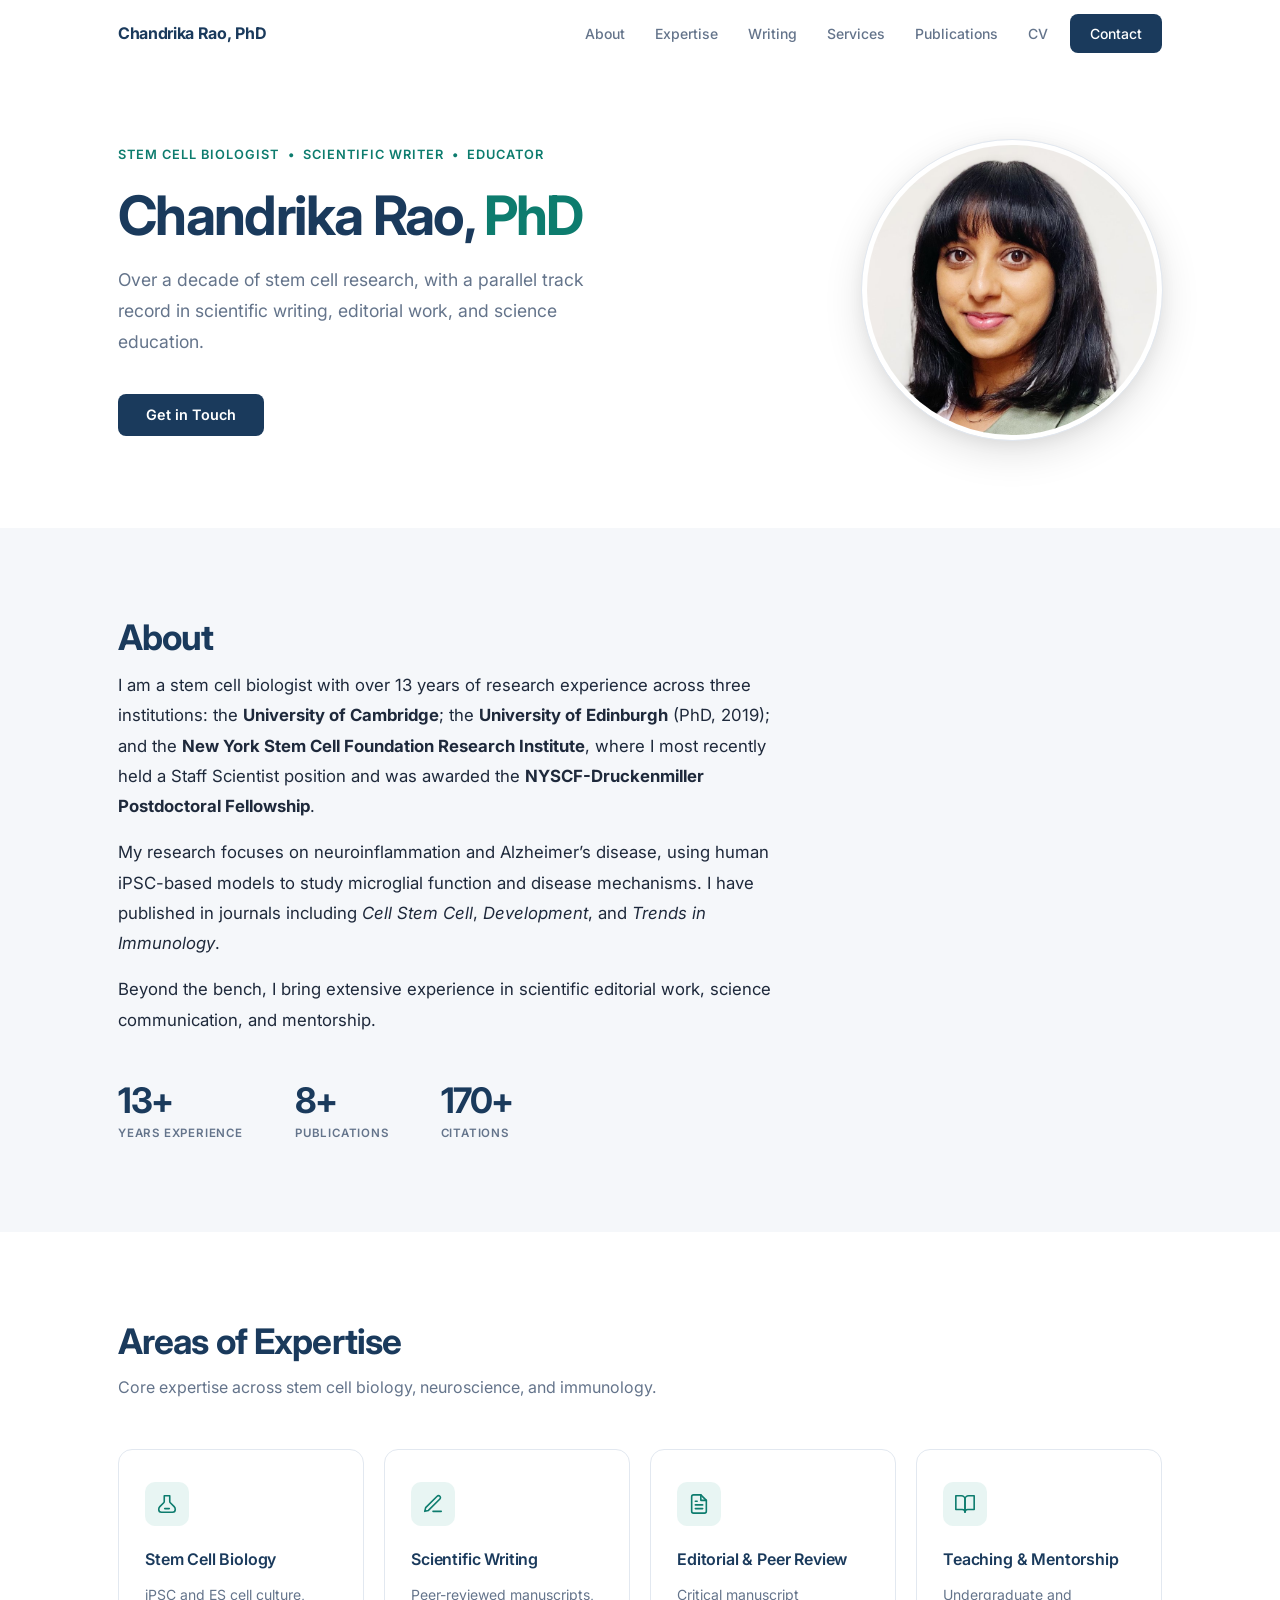
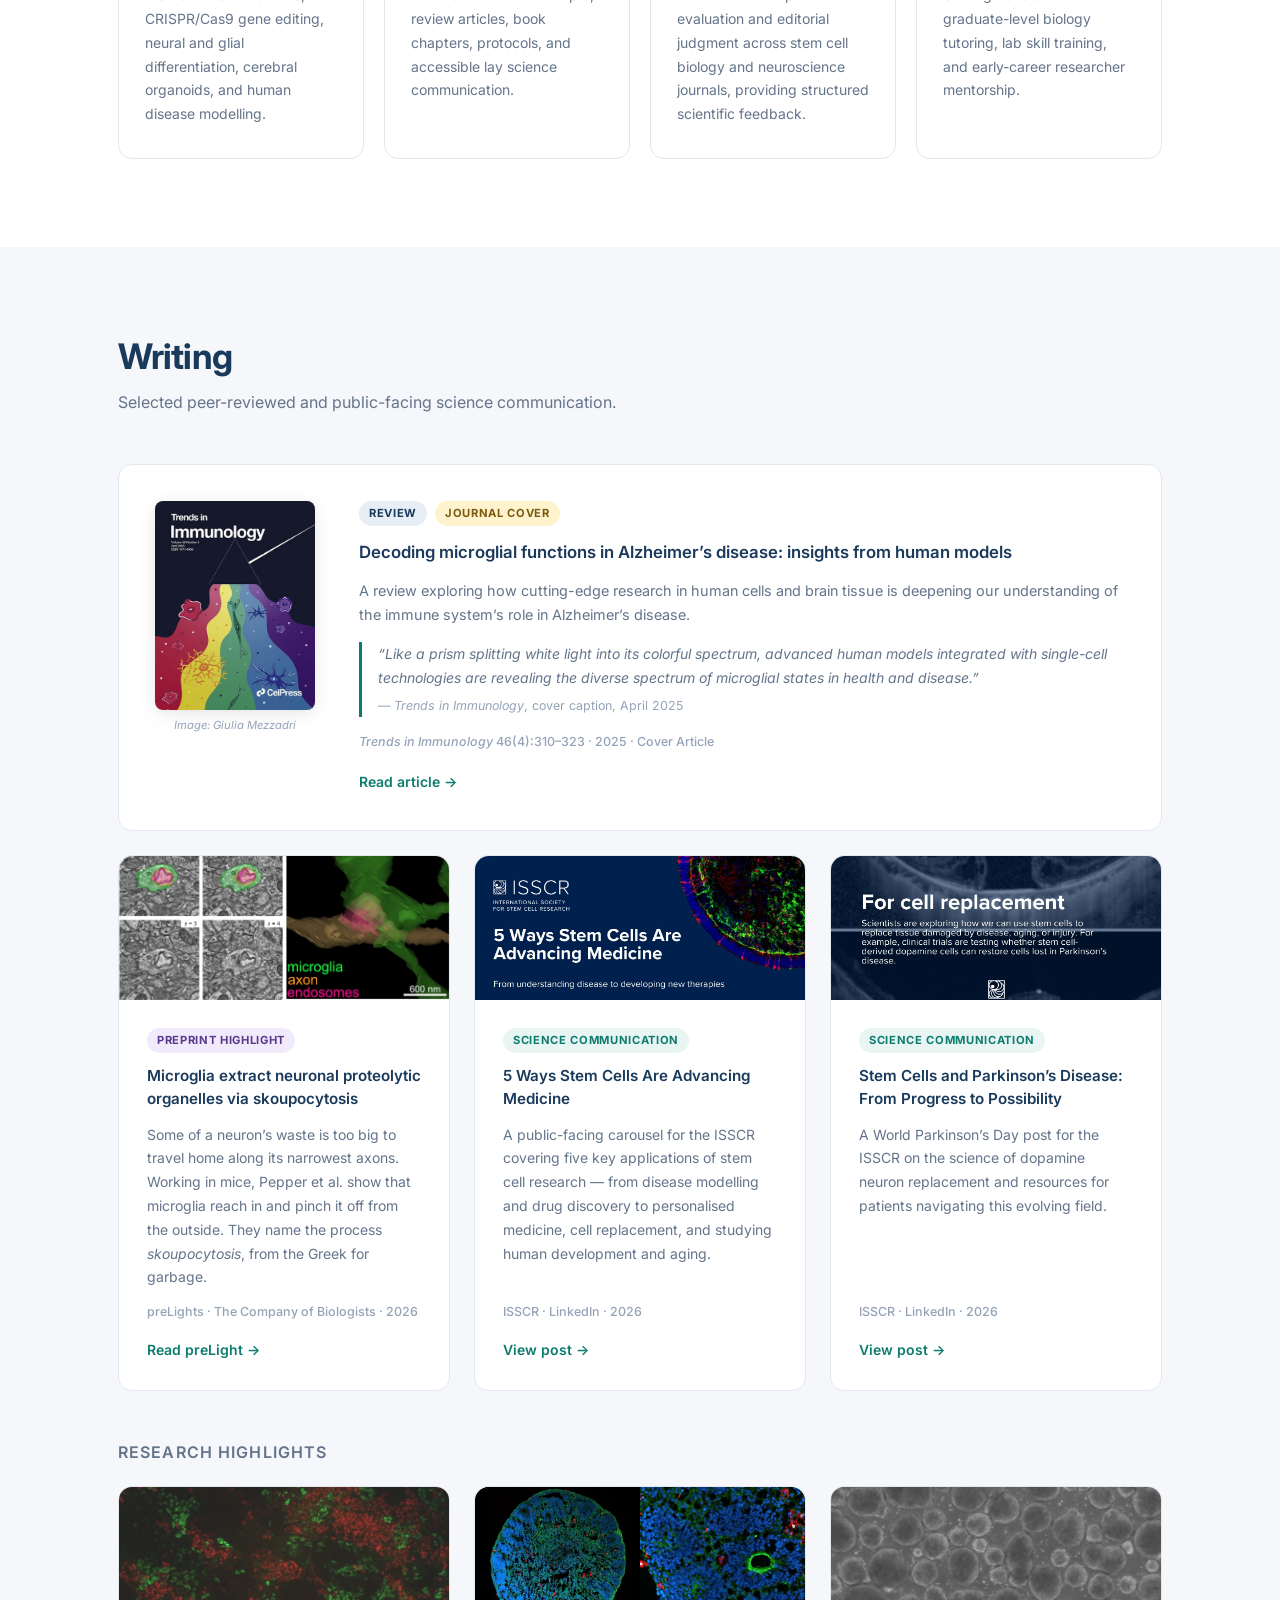
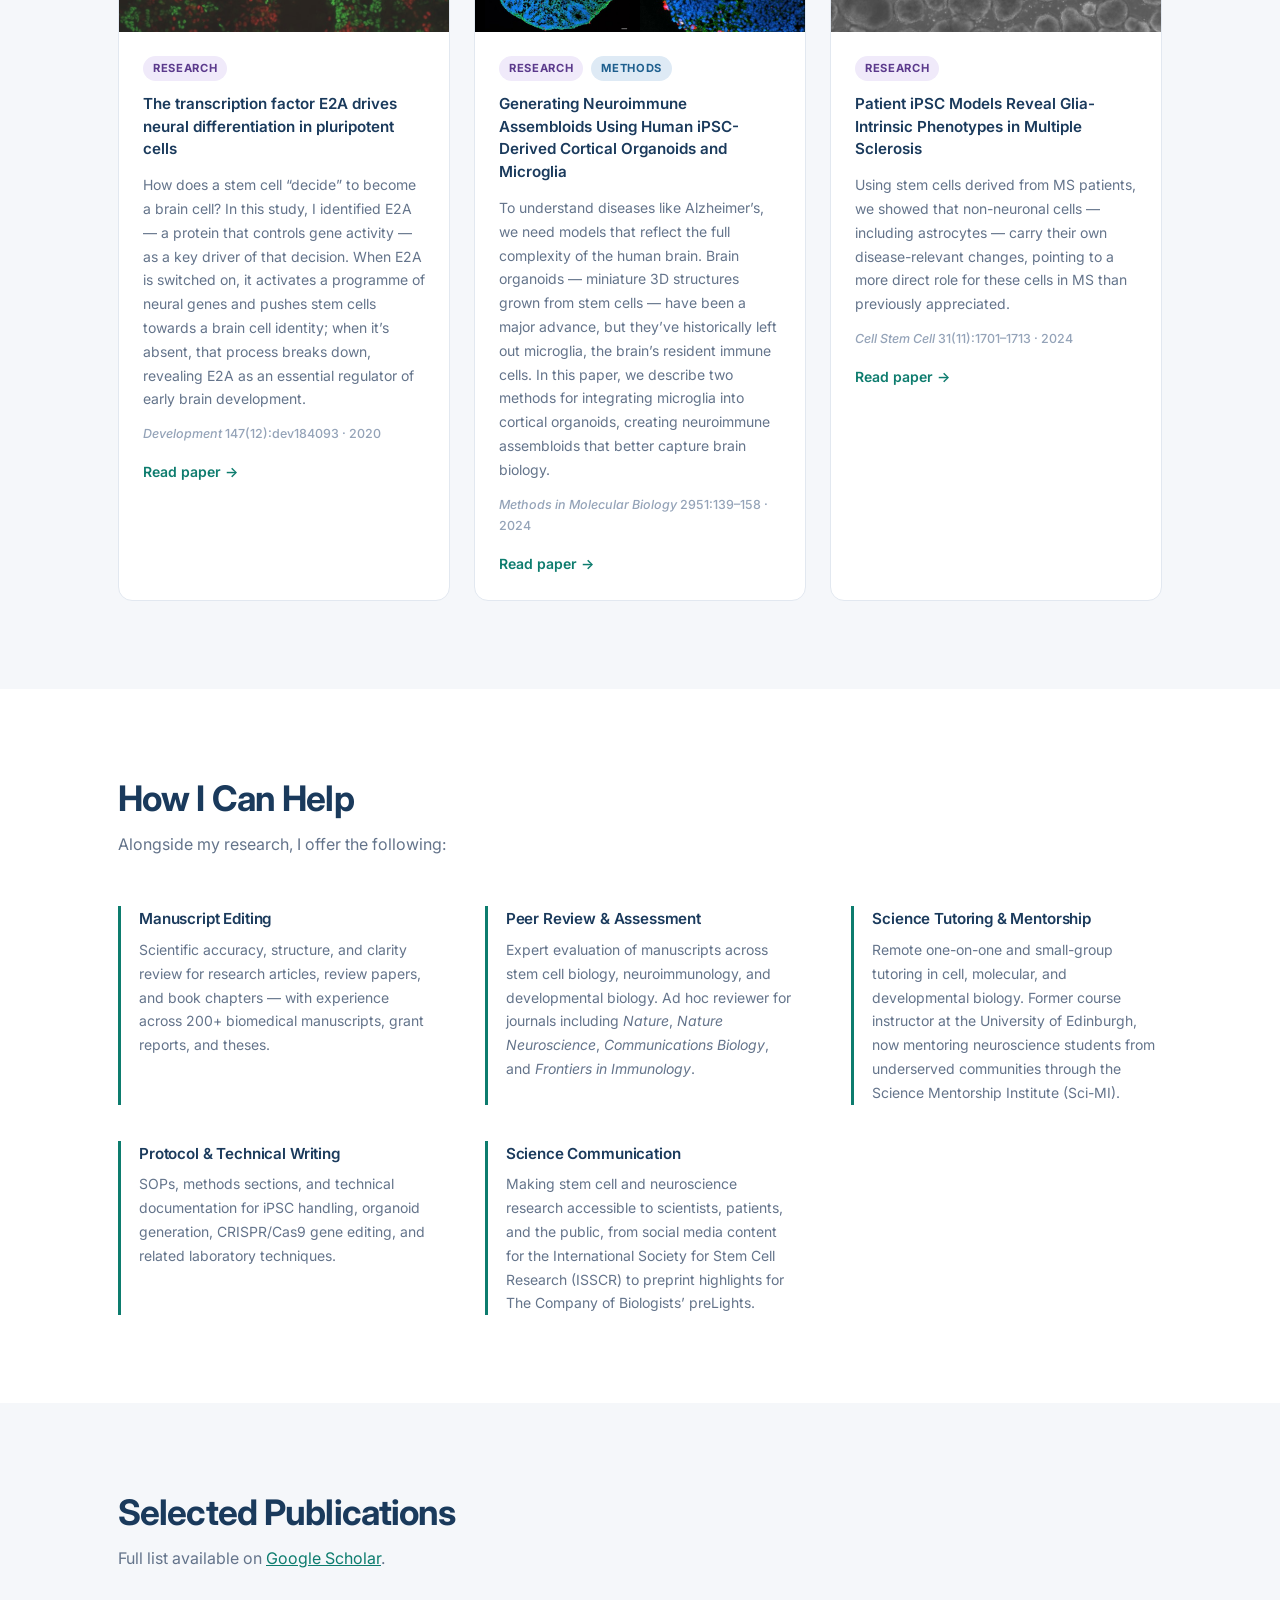
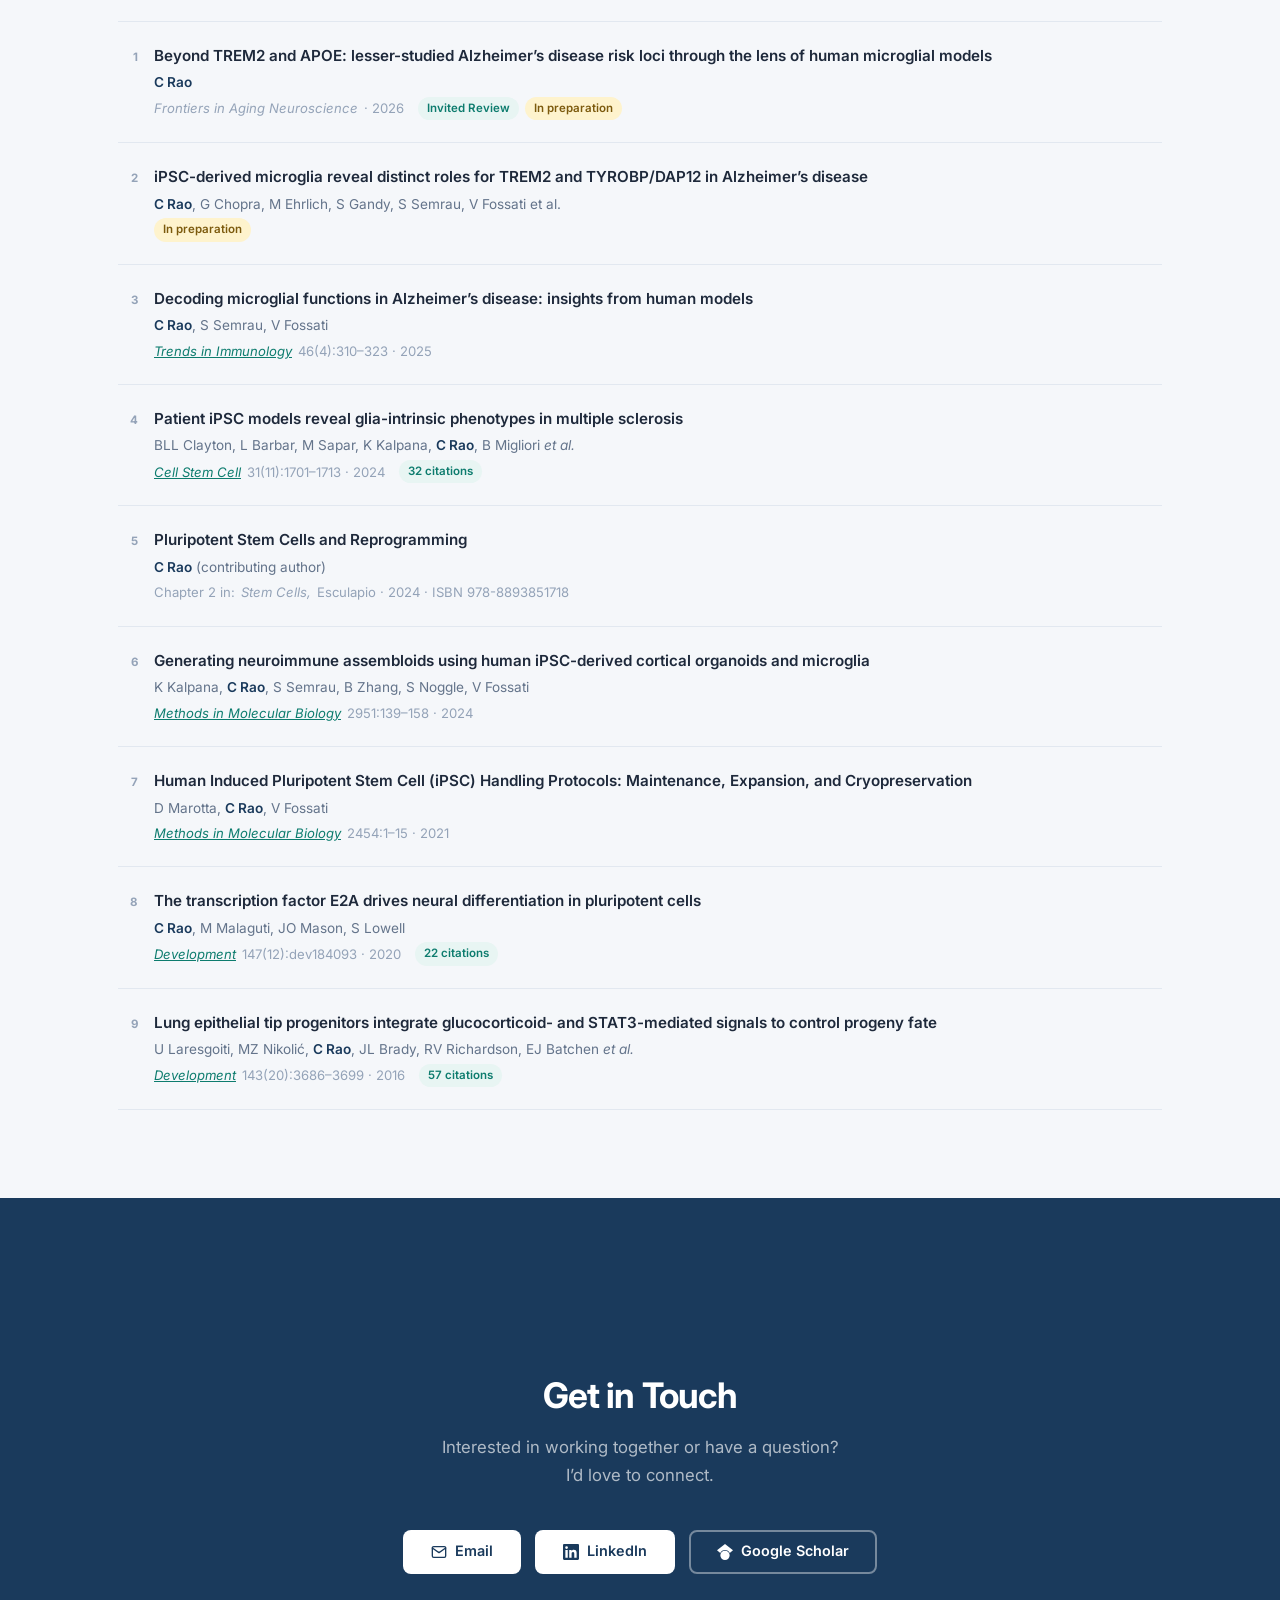
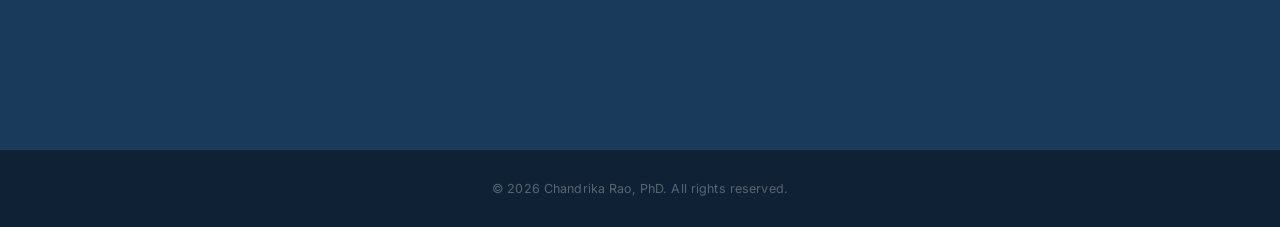
<file: index.html>
<!DOCTYPE html>
<html lang="en">
<head>
  <meta charset="UTF-8" />
  <meta name="viewport" content="width=device-width, initial-scale=1.0" />
  <meta name="google-site-verification" content="_DIv9sIjlWXI29fUzNGUmIZ7tkKwm2EQSh8rVFyX3uU" />
  <title>Chandrika Rao, PhD | Stem Cell Biologist &amp; Scientific Writer</title>
  <meta name="description" content="Stem cell biologist and scientific writer with expertise in iPSC technology, neuroimmunology, and science communication, and a parallel track record in editorial work and science education." />
  <meta property="og:title" content="Chandrika Rao, PhD" />
  <meta property="og:description" content="Stem cell biologist and scientific writer with expertise in iPSC technology, neuroimmunology, and science communication." />
  <meta property="og:url" content="https://chandrikaraophd.github.io/" />
  <meta property="og:image:type" content="image/jpeg" />
  <meta property="og:image" content="https://chandrikaraophd.github.io/social-card.jpg" />
  <meta property="og:image:width" content="1200" />
  <meta property="og:image:height" content="627" />
  <meta property="og:type" content="website" />
  <meta name="twitter:card" content="summary_large_image" />
  <meta name="twitter:title" content="Chandrika Rao, PhD" />
  <meta name="twitter:description" content="Stem cell biologist and scientific writer with expertise in iPSC technology, neuroimmunology, and science communication." />
  <meta name="twitter:image" content="https://chandrikaraophd.github.io/social-card.jpg" />
  <link rel="canonical" href="https://chandrikaraophd.github.io/" />
  <link rel="icon" href="favicon.svg" type="image/svg+xml" />
  <link rel="apple-touch-icon" href="apple-touch-icon.png" />
  <meta name="theme-color" content="#0d7c6e" />
  <script type="application/ld+json">
  {
    "@context": "https://schema.org",
    "@type": "Person",
    "name": "Chandrika Rao",
    "honorificSuffix": "PhD",
    "jobTitle": "Stem Cell Biologist and Scientific Writer",
    "description": "Stem cell biologist with over a decade of research experience in neuroinflammation and Alzheimer's disease, and a parallel track record in scientific writing, editorial work, and science education.",
    "url": "https://chandrikaraophd.github.io/",
    "image": "https://chandrikaraophd.github.io/social-card.jpg",
    "email": "mailto:chandrikarao@icloud.com",
    "sameAs": [
      "https://www.linkedin.com/in/chandrikaraophd/",
      "https://scholar.google.com/citations?user=-xn5mYcAAAAJ&hl=en"
    ],
    "alumniOf": [
      { "@type": "CollegeOrUniversity", "name": "University of Edinburgh" },
      { "@type": "CollegeOrUniversity", "name": "University of Bristol" }
    ],
    "knowsAbout": [
      "Stem cell biology",
      "Induced pluripotent stem cells",
      "Neuroinflammation",
      "Alzheimer's disease",
      "Microglia",
      "CRISPR/Cas9 gene editing",
      "Cerebral organoids",
      "Scientific writing",
      "Peer review",
      "Science communication"
    ]
  }
  </script>
  <link rel="preconnect" href="https://fonts.googleapis.com" />
  <link rel="preconnect" href="https://fonts.gstatic.com" crossorigin />
  <link href="https://fonts.googleapis.com/css2?family=Inter:wght@300;400;500;600;700&display=swap" rel="stylesheet" />
  <link rel="stylesheet" href="style.css" />
</head>
<body>

  <!-- Navigation -->
  <nav class="nav" id="nav">
    <div class="container nav-inner">
      <a href="#home" class="nav-brand">Chandrika Rao, PhD</a>
      <button class="nav-toggle" id="navToggle" aria-label="Toggle menu" aria-expanded="false">
        <span></span><span></span><span></span>
      </button>
      <ul class="nav-links" id="navLinks">
        <li><a href="#about">About</a></li>
        <li><a href="#expertise">Expertise</a></li>
        <li><a href="#writing">Writing</a></li>
        <li><a href="#services">Services</a></li>
        <li><a href="#publications">Publications</a></li>
        <li><a href="/cv.html">CV</a></li>
        <li><a href="#contact" class="nav-cta">Contact</a></li>
      </ul>
    </div>
  </nav>

  <main>

    <!-- Hero -->
    <section class="hero" id="home">
      <div class="container hero-inner">
        <div class="hero-text">
          <p class="eyebrow">Stem Cell Biologist &nbsp;&bull;&nbsp; Scientific Writer &nbsp;&bull;&nbsp; Educator</p>
          <h1>Chandrika Rao, <span class="text-teal">PhD</span></h1>
          <p class="hero-lead">
            Over a decade of stem cell research, with a parallel track record in scientific writing,
            editorial work, and science education.
          </p>
          <div class="hero-actions">
            <a href="#contact" class="btn btn-primary">Get in Touch</a>
          </div>
        </div>
        <div class="hero-photo">
          <div class="photo-clip">
            <img src="assets/Headshot_web.jpg" alt="Chandrika Rao, PhD" width="800" height="1028" fetchpriority="high" />
          </div>
        </div>
      </div>
    </section>

    <!-- About -->
    <section class="section section--alt" id="about">
      <div class="container">
        <h2 class="section-title">About</h2>
        <div class="about-body">
          <p>
            I am a stem cell biologist with over 13 years of research experience across three
            institutions: the <strong>University of Cambridge</strong>; the
            <strong>University of Edinburgh</strong>
            (PhD, 2019); and the <strong>New York Stem Cell Foundation Research Institute</strong>,
            where I most recently held a Staff Scientist position and was awarded the
            <strong>NYSCF-Druckenmiller Postdoctoral Fellowship</strong>.
          </p>
          <p>
            My research focuses on neuroinflammation and Alzheimer&rsquo;s disease, using
            human iPSC-based models to study microglial function and disease mechanisms. I have published in journals including
            <em>Cell Stem Cell</em>, <em>Development</em>, and <em>Trends in Immunology</em>.
          </p>
          <p>
            Beyond the bench, I bring extensive experience in scientific editorial
            work, science communication, and mentorship.
          </p>
          <div class="stat-row">
            <div class="stat">
              <div class="stat-num">13+</div>
              <div class="stat-label">Years Experience</div>
            </div>
            <div class="stat">
              <div class="stat-num">8+</div>
              <div class="stat-label">Publications</div>
            </div>
            <div class="stat">
              <div class="stat-num">170+</div>
              <div class="stat-label">Citations</div>
            </div>
          </div>
        </div>
      </div>
    </section>

    <!-- Expertise -->
    <section class="section" id="expertise">
      <div class="container">
        <h2 class="section-title">Areas of Expertise</h2>
        <p class="section-sub">Core expertise across stem cell biology, neuroscience, and immunology.</p>
        <div class="cards">

          <div class="card">
            <div class="card-icon">
              <svg xmlns="http://www.w3.org/2000/svg" viewBox="0 0 24 24" fill="none" stroke="currentColor" stroke-width="1.75" stroke-linecap="round" stroke-linejoin="round">
                <path d="M9 3h6M9 3v6.172a2 2 0 0 1-.586 1.414L4.172 14.83A4 4 0 0 0 3 17.657V18a3 3 0 0 0 3 3h12a3 3 0 0 0 3-3v-.343a4 4 0 0 0-1.172-2.828l-4.242-4.243A2 2 0 0 1 15 9.172V3"/>
                <line x1="9.5" y1="17" x2="14.5" y2="17"/>
              </svg>
            </div>
            <h3>Stem Cell Biology</h3>
            <p>iPSC and ES cell culture, CRISPR/Cas9 gene editing, neural and glial differentiation, cerebral organoids, and human disease modelling.</p>
          </div>

          <div class="card">
            <div class="card-icon">
              <svg xmlns="http://www.w3.org/2000/svg" viewBox="0 0 24 24" fill="none" stroke="currentColor" stroke-width="1.75" stroke-linecap="round" stroke-linejoin="round">
                <path d="M12 20h9"/>
                <path d="M16.5 3.5a2.121 2.121 0 0 1 3 3L7 19l-4 1 1-4L16.5 3.5z"/>
              </svg>
            </div>
            <h3>Scientific Writing</h3>
            <p>Peer-reviewed manuscripts, review articles, book chapters, protocols, and accessible lay science communication.</p>
          </div>

          <div class="card">
            <div class="card-icon">
              <svg xmlns="http://www.w3.org/2000/svg" viewBox="0 0 24 24" fill="none" stroke="currentColor" stroke-width="1.75" stroke-linecap="round" stroke-linejoin="round">
                <path d="M14 2H6a2 2 0 0 0-2 2v16a2 2 0 0 0 2 2h12a2 2 0 0 0 2-2V8z"/>
                <polyline points="14 2 14 8 20 8"/>
                <line x1="16" y1="13" x2="8" y2="13"/>
                <line x1="16" y1="17" x2="8" y2="17"/>
                <line x1="10" y1="9" x2="8" y2="9"/>
              </svg>
            </div>
            <h3>Editorial &amp; Peer Review</h3>
            <p>Critical manuscript evaluation and editorial judgment across stem cell biology and neuroscience journals, providing structured scientific feedback.</p>
          </div>

          <div class="card">
            <div class="card-icon">
              <svg xmlns="http://www.w3.org/2000/svg" viewBox="0 0 24 24" fill="none" stroke="currentColor" stroke-width="1.75" stroke-linecap="round" stroke-linejoin="round">
                <path d="M2 3h6a4 4 0 0 1 4 4v14a3 3 0 0 0-3-3H2z"/>
                <path d="M22 3h-6a4 4 0 0 0-4 4v14a3 3 0 0 1 3-3h7z"/>
              </svg>
            </div>
            <h3>Teaching &amp; Mentorship</h3>
            <p>Undergraduate and graduate-level biology tutoring, lab skill training, and early-career researcher mentorship.</p>
          </div>

        </div>
      </div>
    </section>

    <!-- Writing -->
    <section class="section section--alt" id="writing">
      <div class="container">
        <h2 class="section-title">Writing</h2>
        <p class="section-sub">Selected peer-reviewed and public-facing science communication.</p>
        <!-- Featured: Cover Article -->
        <div class="writing-featured">
          <div class="writing-featured-img">
            <img src="assets/cover_web.jpg" alt="Trends in Immunology April 2025 cover" width="400" height="521" loading="lazy" />
            <p class="img-credit">Image: Giulia Mezzadri</p>
          </div>
          <div class="writing-featured-text">
            <div class="writing-tags-row">
              <span class="writing-tag writing-tag--review">Review</span>
              <span class="writing-tag writing-tag--cover">Journal Cover</span>
            </div>
            <h3>Decoding microglial functions in Alzheimer&rsquo;s disease: insights from human models</h3>
            <p>A review exploring how cutting-edge research in human cells and brain tissue is deepening our understanding of the immune system&rsquo;s role in Alzheimer&rsquo;s disease.</p>
            <blockquote class="writing-pullquote">
              &ldquo;Like a prism splitting white light into its colorful spectrum, advanced human models integrated with single-cell technologies are revealing the diverse spectrum of microglial states in health and disease.&rdquo;
              <cite>&mdash; <em>Trends in Immunology</em>, cover caption, April 2025</cite>
            </blockquote>
            <div class="writing-meta"><em>Trends in Immunology</em> 46(4):310&ndash;323 &middot; 2025 &middot; Cover Article</div>
            <a href="https://doi.org/10.1016/j.it.2025.02.011" target="_blank" rel="noopener" class="writing-link">Read article &rarr;</a>
          </div>
        </div>

        <!-- Posts -->
        <div class="writing-grid">

          <div class="writing-card">
            <div class="writing-card-img">
              <img src="assets/prelight_skoupocytosis.jpg" alt="Electron microscopy and 3D reconstruction of a microglial cell extracting endosomes from an axon (Fig. 4i–j, Pepper et al. 2026, CC BY 4.0)" width="689" height="342" loading="lazy" style="object-position: center bottom;" />
            </div>
            <span class="writing-tag writing-tag--highlight">Preprint Highlight</span>
            <h3>Microglia extract neuronal proteolytic organelles via skoupocytosis</h3>
            <p>Some of a neuron&rsquo;s waste is too big to travel home along its narrowest axons. Working in mice, Pepper et al. show that microglia reach in and pinch it off from the outside. They name the process <em>skoupocytosis</em>, from the Greek for garbage.</p>
            <div class="writing-meta">preLights &middot; The Company of Biologists &middot; 2026</div>
            <a href="https://prelights.biologists.com/highlights/microglia-extract-neuronal-proteolytic-organelles-via-skoupocytosis/" target="_blank" rel="noopener" class="writing-link">Read preLight &rarr;</a>
          </div>

          <div class="writing-card">
            <div class="writing-card-img">
              <img src="assets/isscr_5ways_cover.jpg" alt="5 Ways Stem Cells Are Advancing Medicine — ISSCR" width="1200" height="670" loading="lazy" />
            </div>
            <span class="writing-tag writing-tag--comm">Science Communication</span>
            <h3>5 Ways Stem Cells Are Advancing Medicine</h3>
            <p>A public-facing carousel for the ISSCR covering five key applications of stem cell research &mdash; from disease modelling and drug discovery to personalised medicine, cell replacement, and studying human development and aging.</p>
            <div class="writing-meta">ISSCR &middot; LinkedIn &middot; 2026</div>
            <a href="https://www.linkedin.com/feed/update/urn:li:activity:7427819113399635968/" target="_blank" rel="noopener" class="writing-link">View post &rarr;</a>
          </div>

          <div class="writing-card">
            <div class="writing-card-img">
              <img src="assets/isscr_parkinsons_cover.jpg" alt="Stem cells and Parkinson's Disease — ISSCR" width="1200" height="670" loading="lazy" />
            </div>
            <span class="writing-tag writing-tag--comm">Science Communication</span>
            <h3>Stem Cells and Parkinson&rsquo;s Disease: From Progress to Possibility</h3>
            <p>A World Parkinson&rsquo;s Day post for the ISSCR on the science of dopamine neuron replacement and resources for patients navigating this evolving field.</p>
            <div class="writing-meta">ISSCR &middot; LinkedIn &middot; 2026</div>
            <a href="https://www.linkedin.com/posts/chandrikaraophd_pleased-to-have-worked-with-the-international-share-7449879029299630082-J87-/" target="_blank" rel="noopener" class="writing-link">View post &rarr;</a>
          </div>

        </div>

        <!-- Research Highlights -->
        <div class="writing-highlights">
          <h3 class="writing-subhead">Research Highlights</h3>
          <div class="highlight-grid">

            <div class="highlight-card">
              <div class="highlight-img">
                <img src="assets/e2a_highlight_card.jpg" alt="Fluorescence microscopy image showing stem cells differentiating towards a neural identity" width="700" height="525" loading="lazy" />
              </div>
              <div class="highlight-body">
                <span class="writing-tag writing-tag--highlight">Research</span>
                <h3>The transcription factor E2A drives neural differentiation in pluripotent cells</h3>
                <p>How does a stem cell &ldquo;decide&rdquo; to become a brain cell? In this study, I identified E2A &mdash; a protein that controls gene activity &mdash; as a key driver of that decision. When E2A is switched on, it activates a programme of neural genes and pushes stem cells towards a brain cell identity; when it&rsquo;s absent, that process breaks down, revealing E2A as an essential regulator of early brain development.</p>
                <div class="writing-meta"><em>Development</em> 147(12):dev184093 &middot; 2020</div>
                <a href="https://doi.org/10.1242/dev.184093" target="_blank" rel="noopener" class="writing-link">Read paper &rarr;</a>
              </div>
            </div>

            <div class="highlight-card">
              <div class="highlight-triptych">
                <div class="triptych-panel">
                  <img src="assets/organoid_p2.jpg" alt="Complete neuroimmune assembloid" width="500" height="500" loading="lazy" style="object-fit: contain; background: black;" />
                </div>
                <div class="triptych-panel">
                  <img src="assets/organoid_p3.jpg" alt="Zoomed detail of neuroimmune assembloid" width="500" height="500" loading="lazy" />
                </div>
              </div>
              <div class="highlight-body">
                <div class="writing-tags-row">
                  <span class="writing-tag writing-tag--highlight">Research</span>
                  <span class="writing-tag writing-tag--methods">Methods</span>
                </div>
                <h3>Generating Neuroimmune Assembloids Using Human iPSC-Derived Cortical Organoids and Microglia</h3>
                <p>To understand diseases like Alzheimer&rsquo;s, we need models that reflect the full complexity of the human brain. Brain organoids &mdash; miniature 3D structures grown from stem cells &mdash; have been a major advance, but they&rsquo;ve historically left out microglia, the brain&rsquo;s resident immune cells. In this paper, we describe two methods for integrating microglia into cortical organoids, creating neuroimmune assembloids that better capture brain biology.</p>
                <div class="writing-meta"><em>Methods in Molecular Biology</em> 2951:139&ndash;158 &middot; 2024</div>
                <a href="https://doi.org/10.1007/7651_2024_554" target="_blank" rel="noopener" class="writing-link">Read paper &rarr;</a>
              </div>
            </div>

            <div class="highlight-card">
              <div class="highlight-img">
                <img src="assets/spheroids.jpg" alt="Brightfield microscopy image of iPSC-derived spheroids" width="700" height="528" loading="lazy" />
              </div>
              <div class="highlight-body">
                <span class="writing-tag writing-tag--highlight">Research</span>
                <h3>Patient iPSC Models Reveal Glia-Intrinsic Phenotypes in Multiple Sclerosis</h3>
                <p>Using stem cells derived from MS patients, we showed that non-neuronal cells &mdash; including astrocytes &mdash; carry their own disease-relevant changes, pointing to a more direct role for these cells in MS than previously appreciated.</p>
                <div class="writing-meta"><em>Cell Stem Cell</em> 31(11):1701&ndash;1713 &middot; 2024</div>
                <a href="https://doi.org/10.1016/j.stem.2024.08.002" target="_blank" rel="noopener" class="writing-link">Read paper &rarr;</a>
              </div>
            </div>

          </div>
        </div>

      </div>
    </section>

    <!-- Services -->
    <section class="section" id="services">
      <div class="container">
        <h2 class="section-title">How I Can Help</h2>
        <p class="section-sub">Alongside my research, I offer the following:</p>
        <div class="services-grid">

          <div class="service-item">
            <h4>Manuscript Editing</h4>
            <p>Scientific accuracy, structure, and clarity review for research articles, review papers, and book chapters &mdash; with experience across 200+ biomedical manuscripts, grant reports, and theses.</p>
          </div>

          <div class="service-item">
            <h4>Peer Review &amp; Assessment</h4>
            <p>Expert evaluation of manuscripts across stem cell biology, neuroimmunology, and developmental biology. Ad hoc reviewer for journals including <em>Nature</em>, <em>Nature Neuroscience</em>, <em>Communications Biology</em>, and <em>Frontiers in Immunology</em>.</p>
          </div>

          <div class="service-item">
            <h4>Science Tutoring &amp; Mentorship</h4>
            <p>Remote one-on-one and small-group tutoring in cell, molecular, and developmental biology. Former course instructor at the University of Edinburgh, now mentoring neuroscience students from underserved communities through the Science Mentorship Institute (Sci-MI).</p>
          </div>

          <div class="service-item">
            <h4>Protocol &amp; Technical Writing</h4>
            <p>SOPs, methods sections, and technical documentation for iPSC handling, organoid generation, CRISPR/Cas9 gene editing, and related laboratory techniques.</p>
          </div>

          <div class="service-item">
            <h4>Science Communication</h4>
            <p>Making stem cell and neuroscience research accessible to scientists, patients, and the public, from social media content for the International Society for Stem Cell Research (ISSCR) to preprint highlights for The Company of Biologists&rsquo; preLights.</p>
          </div>

        </div>
      </div>
    </section>

    <!-- Publications -->
    <section class="section section--alt" id="publications">
      <div class="container">
        <h2 class="section-title">Selected Publications</h2>
        <p class="section-sub">
          Full list available on
          <a href="https://scholar.google.com/citations?user=-xn5mYcAAAAJ&hl=en" target="_blank" rel="noopener">Google Scholar</a>.
        </p>
        <ol class="pub-list">

          <li class="pub-item">
            <div class="pub-title">Beyond TREM2 and APOE: lesser-studied Alzheimer&rsquo;s disease risk loci through the lens of human microglial models</div>
            <div class="pub-authors"><strong>C Rao</strong></div>
            <div class="pub-journal"><em>Frontiers in Aging Neuroscience</em> &middot; 2026 &nbsp;<span class="pub-badge">Invited Review</span> <span class="pub-badge pub-badge--prep">In preparation</span></div>
          </li>

          <li class="pub-item">
            <div class="pub-title">iPSC-derived microglia reveal distinct roles for TREM2 and TYROBP/DAP12 in Alzheimer&rsquo;s disease</div>
            <div class="pub-authors"><strong>C Rao</strong>, G Chopra, M Ehrlich, S Gandy, S Semrau, V Fossati et al.</div>
            <div class="pub-journal"><span class="pub-badge pub-badge--prep">In preparation</span></div>
          </li>

          <li class="pub-item">
            <div class="pub-title">Decoding microglial functions in Alzheimer&rsquo;s disease: insights from human models</div>
            <div class="pub-authors"><strong>C Rao</strong>, S Semrau, V Fossati</div>
            <div class="pub-journal"><a href="https://doi.org/10.1016/j.it.2025.02.011" target="_blank" rel="noopener"><em>Trends in Immunology</em></a> 46(4):310&ndash;323 &middot; 2025</div>
          </li>

          <li class="pub-item">
            <div class="pub-title">Patient iPSC models reveal glia-intrinsic phenotypes in multiple sclerosis</div>
            <div class="pub-authors">BLL Clayton, L Barbar, M Sapar, K Kalpana, <strong>C Rao</strong>, B Migliori <em>et al.</em></div>
            <div class="pub-journal"><a href="https://doi.org/10.1016/j.stem.2024.08.002" target="_blank" rel="noopener"><em>Cell Stem Cell</em></a> 31(11):1701&ndash;1713 &middot; 2024 &nbsp;<span class="pub-badge">32 citations</span></div>
          </li>

          <li class="pub-item">
            <div class="pub-title">Pluripotent Stem Cells and Reprogramming</div>
            <div class="pub-authors"><strong>C Rao</strong> (contributing author)</div>
            <div class="pub-journal">Chapter 2 in: <em>Stem Cells,</em> Esculapio &middot; 2024 &middot; ISBN 978-8893851718</div>
          </li>

          <li class="pub-item">
            <div class="pub-title">Generating neuroimmune assembloids using human iPSC-derived cortical organoids and microglia</div>
            <div class="pub-authors">K Kalpana, <strong>C Rao</strong>, S Semrau, B Zhang, S Noggle, V Fossati</div>
            <div class="pub-journal"><a href="https://doi.org/10.1007/7651_2024_554" target="_blank" rel="noopener"><em>Methods in Molecular Biology</em></a> 2951:139&ndash;158 &middot; 2024</div>
          </li>

          <li class="pub-item">
            <div class="pub-title">Human Induced Pluripotent Stem Cell (iPSC) Handling Protocols: Maintenance, Expansion, and Cryopreservation</div>
            <div class="pub-authors">D Marotta, <strong>C Rao</strong>, V Fossati</div>
            <div class="pub-journal"><a href="https://doi.org/10.1007/7651_2021_358" target="_blank" rel="noopener"><em>Methods in Molecular Biology</em></a> 2454:1&ndash;15 &middot; 2021</div>
          </li>

          <li class="pub-item">
            <div class="pub-title">The transcription factor E2A drives neural differentiation in pluripotent cells</div>
            <div class="pub-authors"><strong>C Rao</strong>, M Malaguti, JO Mason, S Lowell</div>
            <div class="pub-journal"><a href="https://doi.org/10.1242/dev.184093" target="_blank" rel="noopener"><em>Development</em></a> 147(12):dev184093 &middot; 2020 &nbsp;<span class="pub-badge">22 citations</span></div>
          </li>

          <li class="pub-item">
            <div class="pub-title">Lung epithelial tip progenitors integrate glucocorticoid- and STAT3-mediated signals to control progeny fate</div>
            <div class="pub-authors">U Laresgoiti, MZ Nikoli&#263;, <strong>C Rao</strong>, JL Brady, RV Richardson, EJ Batchen <em>et al.</em></div>
            <div class="pub-journal"><a href="https://doi.org/10.1242/dev.134023" target="_blank" rel="noopener"><em>Development</em></a> 143(20):3686&ndash;3699 &middot; 2016 &nbsp;<span class="pub-badge">57 citations</span></div>
          </li>

        </ol>
      </div>
    </section>

    <!-- Contact -->
    <section class="section contact-section" id="contact">
      <div class="container contact-inner">
        <h2 class="section-title section-title--light">Get in Touch</h2>
        <p class="contact-lead">
          Interested in working together or have a question? I&rsquo;d love to connect.
        </p>
        <div class="contact-links">
          <a href="mailto:chandrikarao@icloud.com" class="btn btn-light">
            <svg xmlns="http://www.w3.org/2000/svg" width="16" height="16" viewBox="0 0 24 24" fill="none" stroke="currentColor" stroke-width="2" stroke-linecap="round" stroke-linejoin="round" aria-hidden="true">
              <path d="M4 4h16c1.1 0 2 .9 2 2v12c0 1.1-.9 2-2 2H4c-1.1 0-2-.9-2-2V6c0-1.1.9-2 2-2z"/>
              <polyline points="22,6 12,13 2,6"/>
            </svg>
            Email
          </a>
          <a href="https://www.linkedin.com/in/chandrikaraophd/" target="_blank" rel="noopener" class="btn btn-light">
            <svg xmlns="http://www.w3.org/2000/svg" width="16" height="16" viewBox="0 0 24 24" fill="currentColor" aria-hidden="true">
              <path d="M20.447 20.452h-3.554v-5.569c0-1.328-.027-3.037-1.852-3.037-1.853 0-2.136 1.445-2.136 2.939v5.667H9.351V9h3.414v1.561h.046c.477-.9 1.637-1.85 3.37-1.85 3.601 0 4.267 2.37 4.267 5.455v6.286zM5.337 7.433a2.062 2.062 0 0 1-2.063-2.065 2.064 2.064 0 1 1 2.063 2.065zm1.782 13.019H3.555V9h3.564v11.452zM22.225 0H1.771C.792 0 0 .774 0 1.729v20.542C0 23.227.792 24 1.771 24h20.451C23.2 24 24 23.227 24 22.271V1.729C24 .774 23.2 0 22.222 0h.003z"/>
            </svg>
            LinkedIn
          </a>
          <a href="https://scholar.google.com/citations?user=-xn5mYcAAAAJ&hl=en" target="_blank" rel="noopener" class="btn btn-light-outline">
            <svg xmlns="http://www.w3.org/2000/svg" width="16" height="16" viewBox="0 0 24 24" fill="currentColor" aria-hidden="true">
              <path d="M12 24a7 7 0 1 1 0-14 7 7 0 0 1 0 14zm0-24L0 9.5l4.838 3.94A8 8 0 0 1 12 9a8 8 0 0 1 7.162 4.44L24 9.5 12 0z"/>
            </svg>
            Google Scholar
          </a>
        </div>
      </div>
    </section>

  </main>

  <footer class="footer">
    <div class="container">
      <p>&copy; <span id="year"></span> Chandrika Rao, PhD. All rights reserved.</p>
    </div>
  </footer>

  <script>
    document.getElementById('year').textContent = new Date().getFullYear();

    const nav = document.getElementById('nav');
    const toggle = document.getElementById('navToggle');
    const links = document.getElementById('navLinks');

    window.addEventListener('scroll', () => {
      nav.classList.toggle('nav--scrolled', window.scrollY > 10);
    }, { passive: true });

    toggle.addEventListener('click', () => {
      const isOpen = links.classList.toggle('nav-links--open');
      toggle.setAttribute('aria-expanded', String(isOpen));
      toggle.classList.toggle('nav-toggle--open', isOpen);
    });

    links.querySelectorAll('a').forEach(a => {
      a.addEventListener('click', () => {
        links.classList.remove('nav-links--open');
        toggle.classList.remove('nav-toggle--open');
        toggle.setAttribute('aria-expanded', 'false');
      });
    });
  </script>

  <!-- GoatCounter analytics — cookieless, no personal data collected -->
  <script data-goatcounter="https://chandrikarao.goatcounter.com/count"
          async src="//gc.zgo.at/count.js"></script>

</body>
</html>
</file>
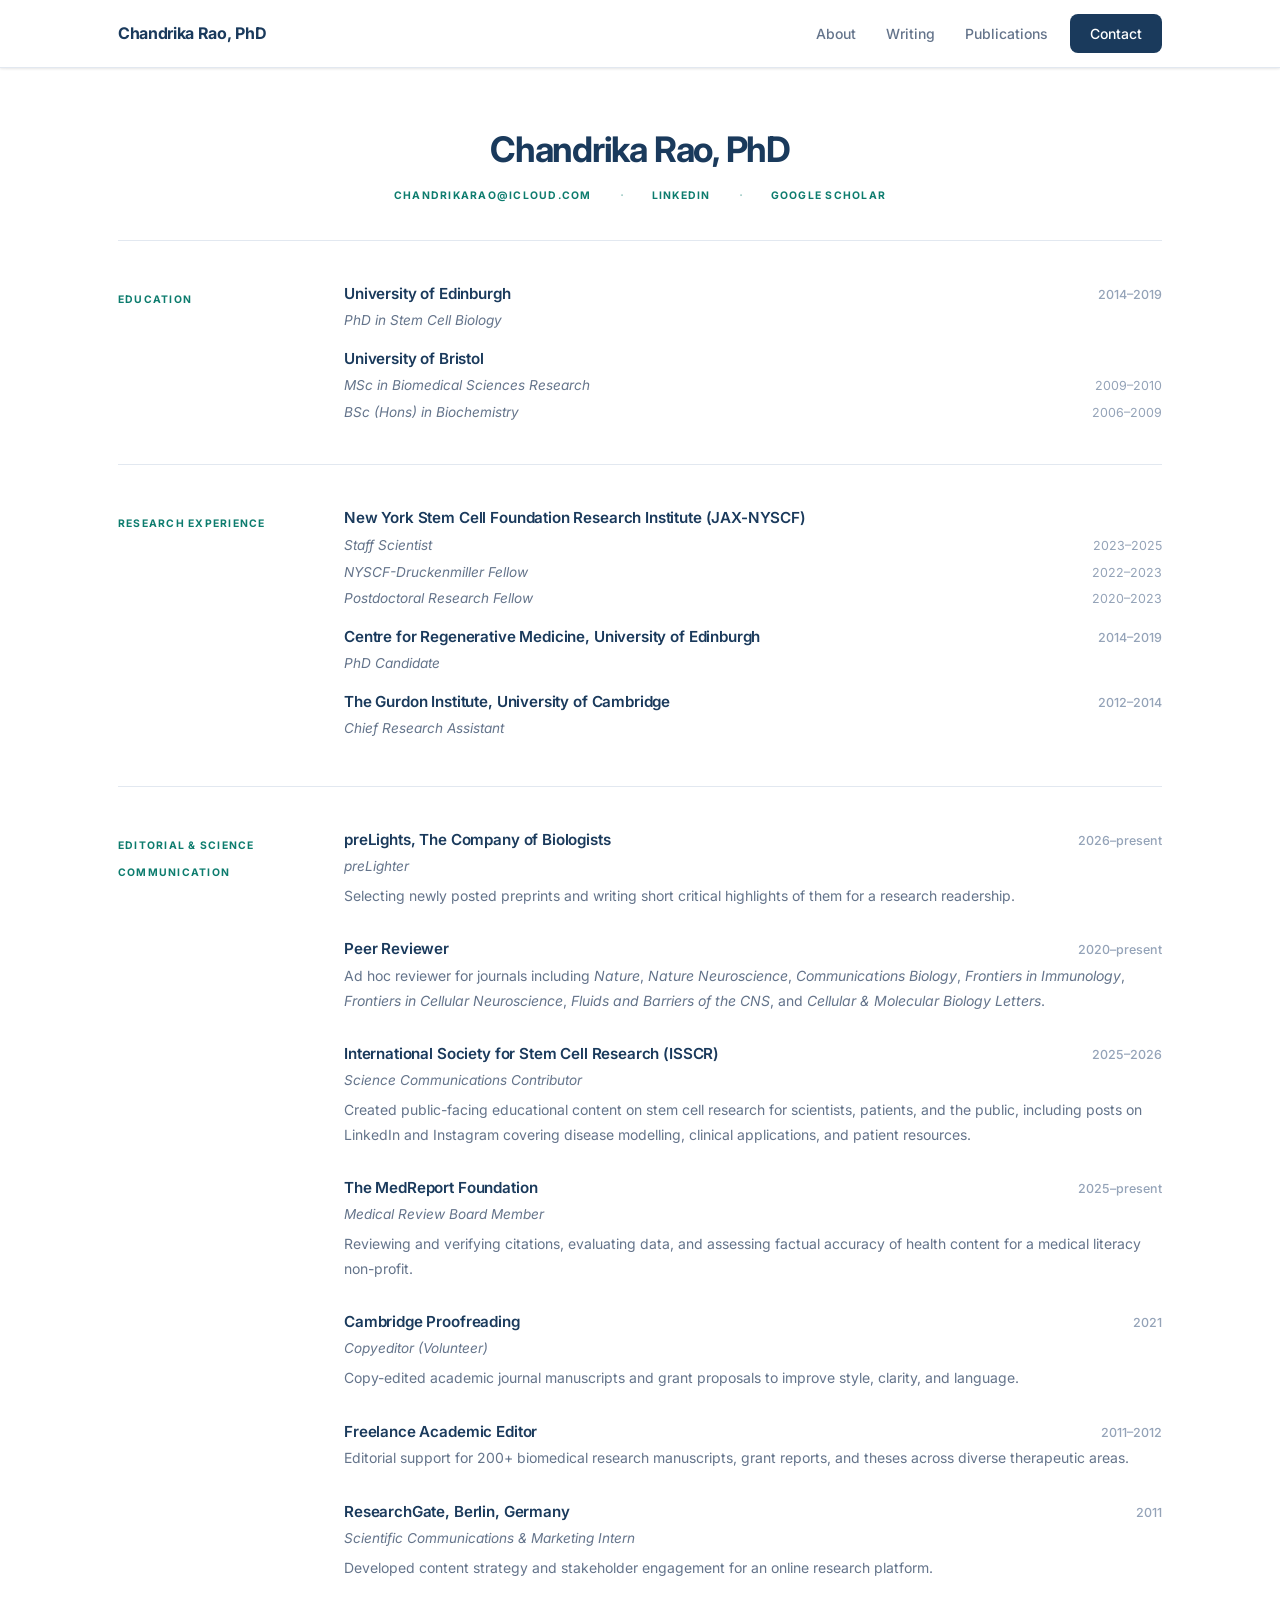
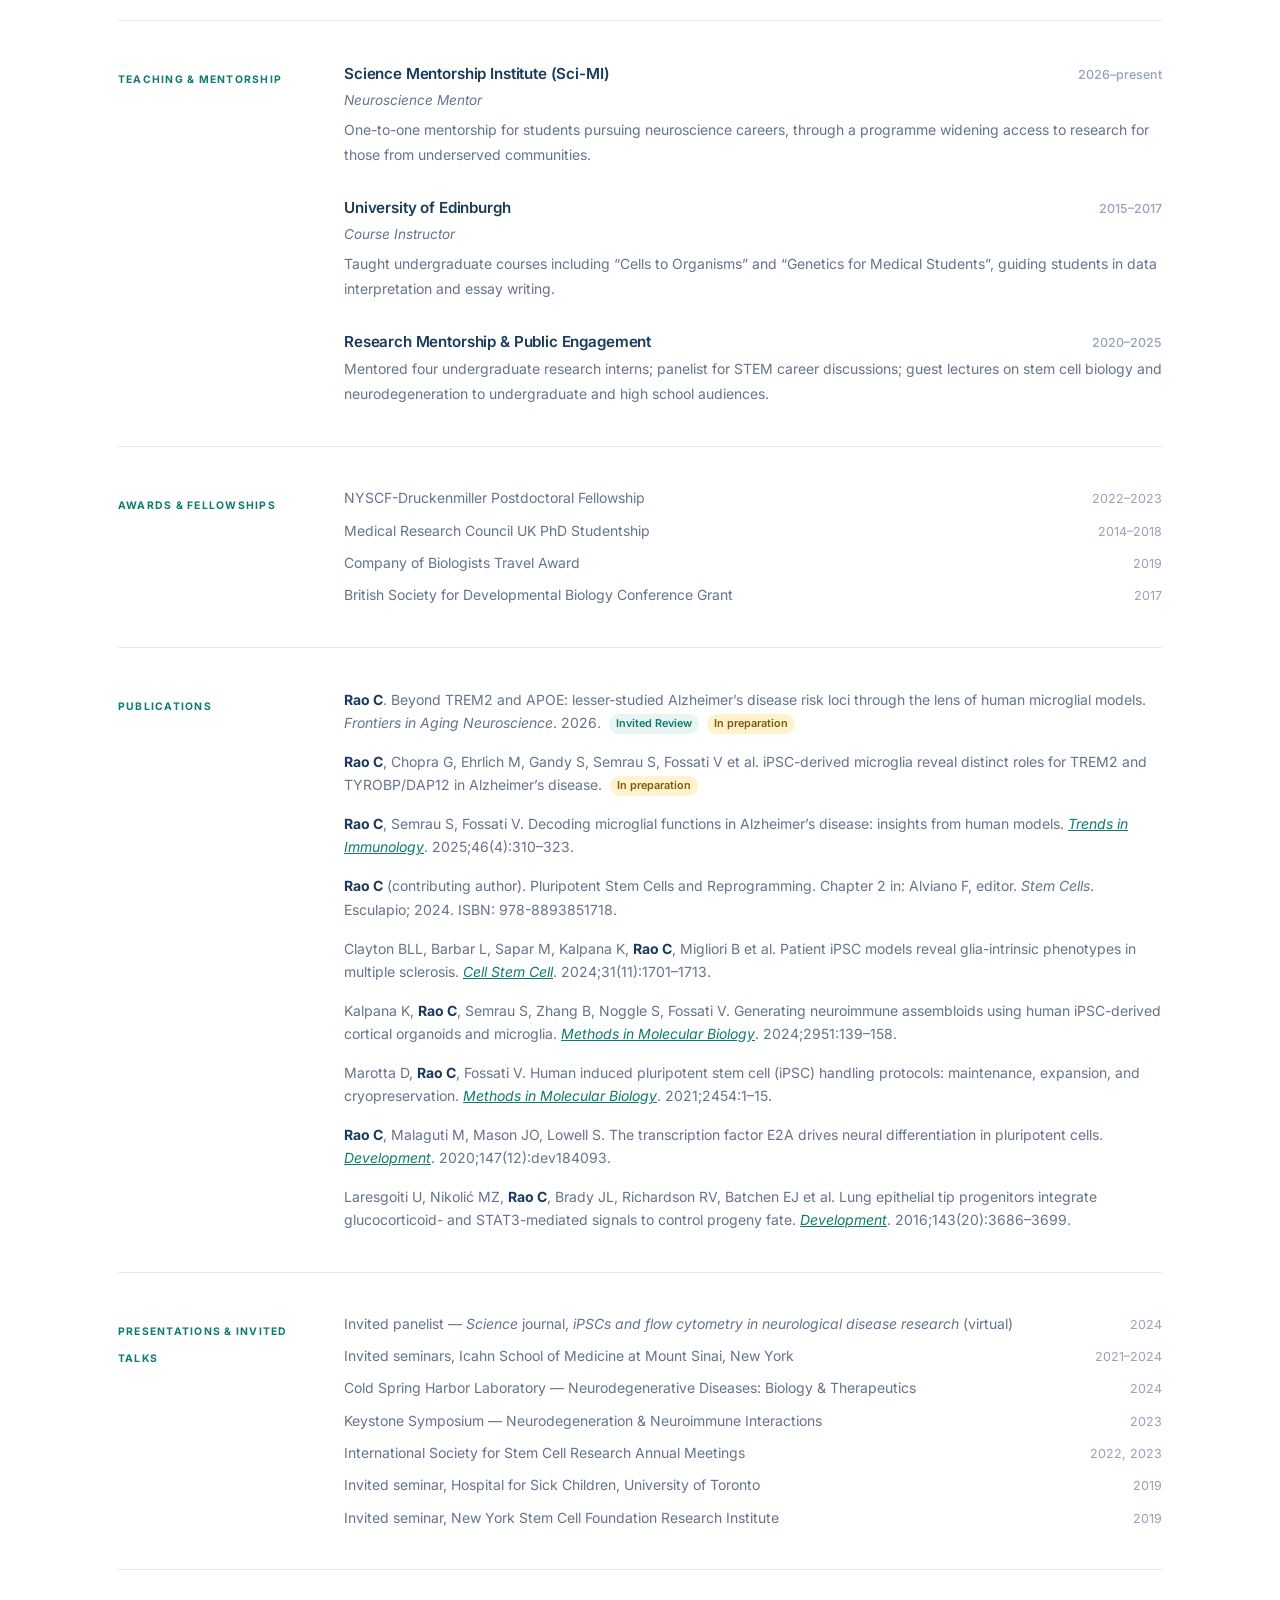
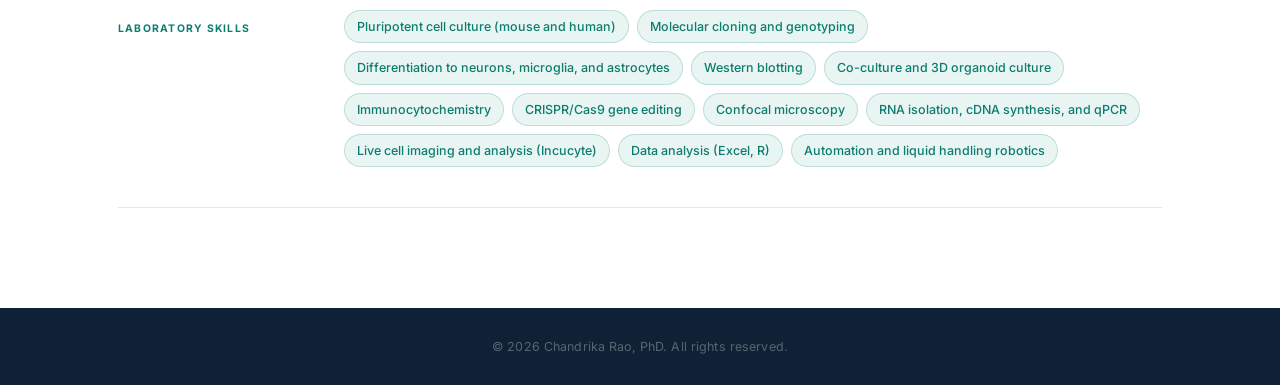
<file: cv.html>
<!DOCTYPE html>
<html lang="en">
<head>
  <meta charset="UTF-8" />
  <meta name="viewport" content="width=device-width, initial-scale=1.0" />
  <title>CV — Chandrika Rao, PhD</title>
  <meta name="description" content="Curriculum vitae of Chandrika Rao, PhD — stem cell biologist with expertise in iPSC technology, neuroimmunology, scientific editorial work, and science communication." />
  <meta property="og:title" content="CV — Chandrika Rao, PhD" />
  <meta property="og:description" content="Curriculum vitae of Chandrika Rao, PhD — stem cell biologist, scientific writer, and editor." />
  <meta property="og:url" content="https://chandrikaraophd.github.io/cv.html" />
  <meta property="og:image:type" content="image/jpeg" />
  <meta property="og:image" content="https://chandrikaraophd.github.io/social-card.jpg" />
  <meta property="og:image:width" content="1200" />
  <meta property="og:image:height" content="627" />
  <meta property="og:type" content="profile" />
  <meta name="twitter:card" content="summary_large_image" />
  <meta name="twitter:title" content="CV — Chandrika Rao, PhD" />
  <meta name="twitter:description" content="Curriculum vitae of Chandrika Rao, PhD — stem cell biologist, scientific writer, and editor." />
  <meta name="twitter:image" content="https://chandrikaraophd.github.io/social-card.jpg" />
  <link rel="canonical" href="https://chandrikaraophd.github.io/cv.html" />
  <link rel="icon" href="favicon.svg" type="image/svg+xml" />
  <link rel="apple-touch-icon" href="apple-touch-icon.png" />
  <meta name="theme-color" content="#0d7c6e" />
  <link rel="preconnect" href="https://fonts.googleapis.com" />
  <link rel="preconnect" href="https://fonts.gstatic.com" crossorigin />
  <link href="https://fonts.googleapis.com/css2?family=Inter:wght@300;400;500;600;700&display=swap" rel="stylesheet" />
  <link rel="stylesheet" href="style.css" />
  <style>
    .cv-main {
      padding-top: calc(var(--nav-h) + 64px);
      padding-bottom: 100px;
    }

    /* Header */
    .cv-header {
      text-align: center;
      margin-bottom: 32px;
    }

    .cv-header h1 {
      font-size: 2.2rem;
      font-weight: 700;
      color: var(--navy);
      letter-spacing: -.035em;
      line-height: 1;
    }

    .cv-header-rule {
      width: 80px;
      height: 2px;
      background: var(--teal);
      margin: 20px auto 16px;
    }

    .cv-header-links {
      display: flex;
      justify-content: center;
      align-items: center;
      flex-wrap: wrap;
      gap: 8px 28px;
      margin-top: 16px;
    }

    .cv-header-links a {
      font-size: .65rem;
      font-weight: 700;
      color: var(--teal);
      text-transform: uppercase;
      letter-spacing: .12em;
      text-decoration: none;
      transition: color .15s;
    }
    .cv-header-links a:hover { color: var(--navy); }

    .cv-header-sep {
      font-size: .9rem;
      color: var(--teal);
      opacity: 0.4;
    }

    /* Contact line for print/PDF only — the on-screen header links
       carry the same information as clickable text. */
    .cv-print-contact {
      display: none;
      font-size: .85rem;
      color: var(--text-muted);
      margin-top: 12px;
    }

    /* Two-column layout */
    .cv-body {
      border-top: 1px solid var(--border);
    }

    .cv-row {
      display: grid;
      grid-template-columns: 170px 1fr;
      gap: 0 56px;
      padding: 40px 0;
      border-bottom: 1px solid var(--border);
    }

    .cv-label {
      padding-top: 3px;
    }

    .cv-label-text {
      font-size: .65rem;
      font-weight: 700;
      color: var(--teal);
      text-transform: uppercase;
      letter-spacing: .12em;
      line-height: 1.4;
    }

    /* Entries */
    .cv-entry {
      margin-bottom: 28px;
    }
    .cv-entry:last-child { margin-bottom: 0; }
    .cv-entry--compact { margin-bottom: 14px; }

    .cv-entry-head {
      display: flex;
      justify-content: space-between;
      align-items: baseline;
      gap: 16px;
      margin-bottom: 2px;
    }

    .cv-entry-org {
      font-size: .95rem;
      font-weight: 600;
      color: var(--navy);
      letter-spacing: -.01em;
    }

    .cv-entry-date {
      font-size: .78rem;
      color: var(--text-light);
      white-space: nowrap;
      flex-shrink: 0;
      font-weight: 500;
      font-style: normal;
    }

    .cv-entry-role {
      font-size: .85rem;
      color: var(--text-muted);
      font-style: italic;
      margin-bottom: 6px;
    }

    .cv-entry-body {
      font-size: .875rem;
      color: var(--text-muted);
      line-height: 1.75;
    }

    .cv-entry-body ul {
      list-style: none;
      display: flex;
      flex-direction: column;
      gap: 4px;
      padding: 0;
    }

    .cv-entry-body li {
      padding-left: 14px;
      position: relative;
    }

    .cv-entry-body li::before {
      content: '–';
      position: absolute;
      left: 0;
      color: var(--text-light);
    }

    /* Publications */
    .cv-pub-list {
      list-style: none;
      display: flex;
      flex-direction: column;
      gap: 16px;
    }

    .cv-pub {
      font-size: .875rem;
      color: var(--text-muted);
      line-height: 1.65;
    }

    .cv-pub strong { color: var(--navy); }

    .cv-pub-badge {
      display: inline-block;
      font-size: .68rem;
      font-weight: 600;
      color: var(--teal);
      background: var(--teal-bg);
      padding: 1px 7px;
      border-radius: 100px;
      margin-left: 4px;
      vertical-align: middle;
    }

    .cv-pub-badge--prep {
      color: #7c5a0d;
      background: #fef3cd;
    }

    /* Skills */
    .cv-skills {
      display: flex;
      flex-wrap: wrap;
      gap: 8px;
    }

    .cv-skill {
      font-size: .78rem;
      font-weight: 500;
      color: var(--teal);
      background: var(--teal-bg);
      border: 1px solid rgba(13, 124, 110, 0.2);
      padding: 5px 12px;
      border-radius: 100px;
    }

    .cv-positions {
      margin-top: 4px;
      gap: 5px !important;
    }
    .cv-positions li {
      font-size: .85rem !important;
      font-style: italic;
      color: var(--text-muted);
    }

    /* Talks */
    .cv-talk-list {
      list-style: none;
      display: flex;
      flex-direction: column;
      gap: 10px;
    }

    .cv-talk-list li {
      font-size: .875rem;
      color: var(--text-muted);
      line-height: 1.6;
      display: flex;
      justify-content: space-between;
      align-items: baseline;
      gap: 24px;
    }

    .cv-talk-date {
      font-size: .78rem;
      color: var(--text-light);
      white-space: nowrap;
      flex-shrink: 0;
      font-style: normal;
    }

    /* Print */
    @media print {
      .nav, .cv-header-links, .footer { display: none !important; }
      .cv-main { padding-top: 24px; }
      body { font-size: 13px; }
      a { color: inherit !important; text-decoration: none !important; }
      .cv-row { padding: 28px 0; }

      /* Swap the clickable header links for a plain contact line, and
         spell out DOIs, so a printed copy stands on its own. */
      .cv-print-contact { display: block !important; }
      .cv-pub a[href^="http"]::after {
        content: " (" attr(href) ")";
        font-size: .82em;
        word-break: break-all;
      }

      /* Keep individual entries intact across page breaks, but let a
         section flow onto the next page so pages fill properly. */
      .cv-entry, .cv-pub, .cv-talk-list li { break-inside: avoid; }
      .cv-label { break-after: avoid; }
    }

    @media (max-width: 680px) {
      .cv-row {
        grid-template-columns: 1fr;
        gap: 12px 0;
      }
      .cv-skills { grid-template-columns: 1fr; }
      .cv-header { flex-direction: column; align-items: flex-start; }
      /* The email is long enough to overflow a phone on one row. */
      .cv-header-links { gap: 6px 14px; }
      .cv-header-sep { display: none; }
    }
  </style>
</head>
<body>

  <nav class="nav nav--scrolled">
    <div class="container nav-inner">
      <a href="/" class="nav-brand">Chandrika Rao, PhD</a>
      <ul class="nav-links">
        <li><a href="/#about">About</a></li>
        <li><a href="/#writing">Writing</a></li>
        <li><a href="/#publications">Publications</a></li>
        <li><a href="/#contact" class="nav-cta">Contact</a></li>
      </ul>
    </div>
  </nav>

  <main class="cv-main">
    <div class="container">

      <!-- Header -->
      <div class="cv-header">
        <div>
          <h1>Chandrika Rao, PhD</h1>
          <div class="cv-header-links">
            <a href="mailto:chandrikarao@icloud.com">chandrikarao@icloud.com</a>
            <span class="cv-header-sep">&middot;</span>
            <a href="https://www.linkedin.com/in/chandrikaraophd/" target="_blank" rel="noopener">LinkedIn</a>
            <span class="cv-header-sep">&middot;</span>
            <a href="https://scholar.google.com/citations?user=-xn5mYcAAAAJ&hl=en" target="_blank" rel="noopener">Google Scholar</a>
          </div>
          <p class="cv-print-contact">
            chandrikarao@icloud.com
            &nbsp;&middot;&nbsp; linkedin.com/in/chandrikaraophd
            &nbsp;&middot;&nbsp; chandrikaraophd.github.io
          </p>
        </div>
      </div>

      <div class="cv-body">

        <!-- Education -->
        <div class="cv-row">
          <div class="cv-label"><span class="cv-label-text">Education</span></div>
          <div class="cv-content">

            <div class="cv-entry cv-entry--compact">
              <div class="cv-entry-head">
                <div class="cv-entry-org">University of Edinburgh</div>
                <div class="cv-entry-date">2014&ndash;2019</div>
              </div>
              <div class="cv-entry-role">PhD in Stem Cell Biology</div>
            </div>

            <div class="cv-entry cv-entry--compact">
              <div class="cv-entry-head">
                <div class="cv-entry-org">University of Bristol</div>
              </div>
              <ul class="cv-talk-list cv-positions">
                <li><span>MSc in Biomedical Sciences Research</span><span class="cv-talk-date">2009&ndash;2010</span></li>
                <li><span>BSc (Hons) in Biochemistry</span><span class="cv-talk-date">2006&ndash;2009</span></li>
              </ul>
            </div>

          </div>
        </div>

        <!-- Research Experience -->
        <div class="cv-row">
          <div class="cv-label"><span class="cv-label-text">Research Experience</span></div>
          <div class="cv-content">

            <div class="cv-entry cv-entry--compact">
              <div class="cv-entry-head">
                <div class="cv-entry-org">New York Stem Cell Foundation Research Institute (JAX-NYSCF)</div>
              </div>
              <ul class="cv-talk-list cv-positions">
                <li><span>Staff Scientist</span><span class="cv-talk-date">2023&ndash;2025</span></li>
                <li><span>NYSCF-Druckenmiller Fellow</span><span class="cv-talk-date">2022&ndash;2023</span></li>
                <li><span>Postdoctoral Research Fellow</span><span class="cv-talk-date">2020&ndash;2023</span></li>
              </ul>
            </div>

            <div class="cv-entry cv-entry--compact">
              <div class="cv-entry-head">
                <div class="cv-entry-org">Centre for Regenerative Medicine, University of Edinburgh</div>
                <div class="cv-entry-date">2014&ndash;2019</div>
              </div>
              <div class="cv-entry-role">PhD Candidate</div>
            </div>

            <div class="cv-entry cv-entry--compact">
              <div class="cv-entry-head">
                <div class="cv-entry-org">The Gurdon Institute, University of Cambridge</div>
                <div class="cv-entry-date">2012&ndash;2014</div>
              </div>
              <div class="cv-entry-role">Chief Research Assistant</div>
            </div>

          </div>
        </div>

        <!-- Editorial & Science Communication -->
        <div class="cv-row">
          <div class="cv-label"><span class="cv-label-text">Editorial &amp; Science Communication</span></div>
          <div class="cv-content">

            <div class="cv-entry">
              <div class="cv-entry-head">
                <div class="cv-entry-org">preLights, The Company of Biologists</div>
                <div class="cv-entry-date">2026&ndash;present</div>
              </div>
              <div class="cv-entry-role">preLighter</div>
              <div class="cv-entry-body">
                Selecting newly posted preprints and writing short critical highlights of them for a research readership.
              </div>
            </div>

            <div class="cv-entry">
              <div class="cv-entry-head">
                <div class="cv-entry-org">Peer Reviewer</div>
                <div class="cv-entry-date">2020&ndash;present</div>
              </div>
              <div class="cv-entry-body">
                Ad hoc reviewer for journals including <em>Nature</em>, <em>Nature Neuroscience</em>, <em>Communications Biology</em>, <em>Frontiers in Immunology</em>, <em>Frontiers in Cellular Neuroscience</em>, <em>Fluids and Barriers of the CNS</em>, and <em>Cellular &amp; Molecular Biology Letters</em>.
              </div>
            </div>

            <div class="cv-entry">
              <div class="cv-entry-head">
                <div class="cv-entry-org">International Society for Stem Cell Research (ISSCR)</div>
                <div class="cv-entry-date">2025&ndash;2026</div>
              </div>
              <div class="cv-entry-role">Science Communications Contributor</div>
              <div class="cv-entry-body">
                Created public-facing educational content on stem cell research for scientists, patients, and the public, including posts on LinkedIn and Instagram covering disease modelling, clinical applications, and patient resources.
              </div>
            </div>

            <div class="cv-entry">
              <div class="cv-entry-head">
                <div class="cv-entry-org">The MedReport Foundation</div>
                <div class="cv-entry-date">2025&ndash;present</div>
              </div>
              <div class="cv-entry-role">Medical Review Board Member</div>
              <div class="cv-entry-body">
                Reviewing and verifying citations, evaluating data, and assessing factual accuracy of health content for a medical literacy non-profit.
              </div>
            </div>

            <div class="cv-entry">
              <div class="cv-entry-head">
                <div class="cv-entry-org">Cambridge Proofreading</div>
                <div class="cv-entry-date">2021</div>
              </div>
              <div class="cv-entry-role">Copyeditor (Volunteer)</div>
              <div class="cv-entry-body">
                Copy-edited academic journal manuscripts and grant proposals to improve style, clarity, and language.
              </div>
            </div>

            <div class="cv-entry">
              <div class="cv-entry-head">
                <div class="cv-entry-org">Freelance Academic Editor</div>
                <div class="cv-entry-date">2011&ndash;2012</div>
              </div>
              <div class="cv-entry-body">
                Editorial support for 200+ biomedical research manuscripts, grant reports, and theses across diverse therapeutic areas.
              </div>
            </div>

            <div class="cv-entry">
              <div class="cv-entry-head">
                <div class="cv-entry-org">ResearchGate, Berlin, Germany</div>
                <div class="cv-entry-date">2011</div>
              </div>
              <div class="cv-entry-role">Scientific Communications &amp; Marketing Intern</div>
              <div class="cv-entry-body">
                Developed content strategy and stakeholder engagement for an online research platform.
              </div>
            </div>

          </div>
        </div>

        <!-- Teaching & Mentorship -->
        <div class="cv-row">
          <div class="cv-label"><span class="cv-label-text">Teaching &amp; Mentorship</span></div>
          <div class="cv-content">

            <div class="cv-entry">
              <div class="cv-entry-head">
                <div class="cv-entry-org">Science Mentorship Institute (Sci-MI)</div>
                <div class="cv-entry-date">2026&ndash;present</div>
              </div>
              <div class="cv-entry-role">Neuroscience Mentor</div>
              <div class="cv-entry-body">One-to-one mentorship for students pursuing neuroscience careers, through a programme widening access to research for those from underserved communities.</div>
            </div>

            <div class="cv-entry">
              <div class="cv-entry-head">
                <div class="cv-entry-org">University of Edinburgh</div>
                <div class="cv-entry-date">2015&ndash;2017</div>
              </div>
              <div class="cv-entry-role">Course Instructor</div>
              <div class="cv-entry-body">
                Taught undergraduate courses including &ldquo;Cells to Organisms&rdquo; and &ldquo;Genetics for Medical Students&rdquo;, guiding students in data interpretation and essay writing.
              </div>
            </div>

            <div class="cv-entry cv-entry--compact">
              <div class="cv-entry-head">
                <div class="cv-entry-org">Research Mentorship &amp; Public Engagement</div>
                <div class="cv-entry-date">2020&ndash;2025</div>
              </div>
              <div class="cv-entry-body">Mentored four undergraduate research interns; panelist for STEM career discussions; guest lectures on stem cell biology and neurodegeneration to undergraduate and high school audiences.</div>
            </div>

          </div>
        </div>

        <!-- Awards & Fellowships -->
        <div class="cv-row">
          <div class="cv-label"><span class="cv-label-text">Awards &amp; Fellowships</span></div>
          <div class="cv-content">
            <ul class="cv-talk-list">
              <li><span>NYSCF-Druckenmiller Postdoctoral Fellowship</span><span class="cv-talk-date">2022&ndash;2023</span></li>
              <li><span>Medical Research Council UK PhD Studentship</span><span class="cv-talk-date">2014&ndash;2018</span></li>
              <li><span>Company of Biologists Travel Award</span><span class="cv-talk-date">2019</span></li>
              <li><span>British Society for Developmental Biology Conference Grant</span><span class="cv-talk-date">2017</span></li>
            </ul>
          </div>
        </div>

        <!-- Publications -->
        <div class="cv-row">
          <div class="cv-label"><span class="cv-label-text">Publications</span></div>
          <div class="cv-content">

            <ul class="cv-pub-list">

              <li class="cv-pub">
                <strong>Rao C</strong>. Beyond TREM2 and APOE: lesser-studied Alzheimer&rsquo;s disease risk loci through the lens of human microglial models. <em>Frontiers in Aging Neuroscience</em>. 2026.
                <span class="cv-pub-badge">Invited Review</span>
                <span class="cv-pub-badge cv-pub-badge--prep">In preparation</span>
              </li>

              <li class="cv-pub">
                <strong>Rao C</strong>, Chopra G, Ehrlich M, Gandy S, Semrau S, Fossati V et al. iPSC-derived microglia reveal distinct roles for TREM2 and TYROBP/DAP12 in Alzheimer&rsquo;s disease.
                <span class="cv-pub-badge cv-pub-badge--prep">In preparation</span>
              </li>

              <li class="cv-pub">
                <strong>Rao C</strong>, Semrau S, Fossati V. Decoding microglial functions in Alzheimer&rsquo;s disease: insights from human models. <a href="https://doi.org/10.1016/j.it.2025.02.011" target="_blank" rel="noopener"><em>Trends in Immunology</em></a>. 2025;46(4):310&ndash;323.
              </li>

              <li class="cv-pub">
                <strong>Rao C</strong> (contributing author). Pluripotent Stem Cells and Reprogramming. Chapter 2 in: Alviano F, editor. <em>Stem Cells</em>. Esculapio; 2024. ISBN: 978-8893851718.
              </li>

              <li class="cv-pub">
                Clayton BLL, Barbar L, Sapar M, Kalpana K, <strong>Rao C</strong>, Migliori B et al. Patient iPSC models reveal glia-intrinsic phenotypes in multiple sclerosis. <a href="https://doi.org/10.1016/j.stem.2024.08.002" target="_blank" rel="noopener"><em>Cell Stem Cell</em></a>. 2024;31(11):1701&ndash;1713.
              </li>

              <li class="cv-pub">
                Kalpana K, <strong>Rao C</strong>, Semrau S, Zhang B, Noggle S, Fossati V. Generating neuroimmune assembloids using human iPSC-derived cortical organoids and microglia. <a href="https://doi.org/10.1007/7651_2024_554" target="_blank" rel="noopener"><em>Methods in Molecular Biology</em></a>. 2024;2951:139&ndash;158.
              </li>

              <li class="cv-pub">
                Marotta D, <strong>Rao C</strong>, Fossati V. Human induced pluripotent stem cell (iPSC) handling protocols: maintenance, expansion, and cryopreservation. <a href="https://doi.org/10.1007/7651_2021_358" target="_blank" rel="noopener"><em>Methods in Molecular Biology</em></a>. 2021;2454:1&ndash;15.
              </li>

              <li class="cv-pub">
                <strong>Rao C</strong>, Malaguti M, Mason JO, Lowell S. The transcription factor E2A drives neural differentiation in pluripotent cells. <a href="https://doi.org/10.1242/dev.184093" target="_blank" rel="noopener"><em>Development</em></a>. 2020;147(12):dev184093.
              </li>

              <li class="cv-pub">
                Laresgoiti U, Nikoli&#263; MZ, <strong>Rao C</strong>, Brady JL, Richardson RV, Batchen EJ et al. Lung epithelial tip progenitors integrate glucocorticoid- and STAT3-mediated signals to control progeny fate. <a href="https://doi.org/10.1242/dev.134023" target="_blank" rel="noopener"><em>Development</em></a>. 2016;143(20):3686&ndash;3699.
              </li>

            </ul>

          </div>
        </div>

        <!-- Conference Presentations -->
        <div class="cv-row">
          <div class="cv-label"><span class="cv-label-text">Presentations &amp; Invited Talks</span></div>
          <div class="cv-content">
            <ul class="cv-talk-list">
              <li><span>Invited panelist &mdash; <em>Science</em> journal, <em>iPSCs and flow cytometry in neurological disease research</em> (virtual)</span><span class="cv-talk-date">2024</span></li>
              <li><span>Invited seminars, Icahn School of Medicine at Mount Sinai, New York</span><span class="cv-talk-date">2021&ndash;2024</span></li>
              <li><span>Cold Spring Harbor Laboratory &mdash; Neurodegenerative Diseases: Biology &amp; Therapeutics</span><span class="cv-talk-date">2024</span></li>
              <li><span>Keystone Symposium &mdash; Neurodegeneration &amp; Neuroimmune Interactions</span><span class="cv-talk-date">2023</span></li>
              <li><span>International Society for Stem Cell Research Annual Meetings</span><span class="cv-talk-date">2022, 2023</span></li>
              <li><span>Invited seminar, Hospital for Sick Children, University of Toronto</span><span class="cv-talk-date">2019</span></li>
              <li><span>Invited seminar, New York Stem Cell Foundation Research Institute</span><span class="cv-talk-date">2019</span></li>
            </ul>
          </div>
        </div>

        <!-- Skills -->
        <div class="cv-row">
          <div class="cv-label"><span class="cv-label-text">Laboratory Skills</span></div>
          <div class="cv-content">
            <div class="cv-skills">
              <div class="cv-skill">Pluripotent cell culture (mouse and human)</div>
              <div class="cv-skill">Molecular cloning and genotyping</div>
              <div class="cv-skill">Differentiation to neurons, microglia, and astrocytes</div>
              <div class="cv-skill">Western blotting</div>
              <div class="cv-skill">Co-culture and 3D organoid culture</div>
              <div class="cv-skill">Immunocytochemistry</div>
              <div class="cv-skill">CRISPR/Cas9 gene editing</div>
              <div class="cv-skill">Confocal microscopy</div>
              <div class="cv-skill">RNA isolation, cDNA synthesis, and qPCR</div>
              <div class="cv-skill">Live cell imaging and analysis (Incucyte)</div>
              <div class="cv-skill">Data analysis (Excel, R)</div>
              <div class="cv-skill">Automation and liquid handling robotics</div>
            </div>
          </div>
        </div>

      </div>
    </div>
  </main>

  <footer class="footer">
    <div class="container">
      <p>&copy; <span id="year"></span> Chandrika Rao, PhD. All rights reserved.</p>
    </div>
  </footer>

  <script>
    document.getElementById('year').textContent = new Date().getFullYear();
  </script>

  <!-- GoatCounter analytics — cookieless, no personal data collected -->
  <script data-goatcounter="https://chandrikarao.goatcounter.com/count"
          async src="//gc.zgo.at/count.js"></script>

</body>
</html>
</file>
<file: style.css>
/* =============================================
   CSS Custom Properties
   ============================================= */
:root {
  --navy:        #1a3a5c;
  --navy-dark:   #0f2235;
  --teal:        #0d7c6e;
  --teal-bg:     #e8f5f3;
  --white:       #ffffff;
  --bg:          #ffffff;
  --bg-alt:      #f5f7fa;
  --text:        #1e293b;
  --text-muted:  #64748b;
  --text-light:  #94a3b8;
  --border:      #e2e8f0;

  --font: 'Inter', -apple-system, BlinkMacSystemFont, 'Segoe UI', sans-serif;

  --container:   1100px;
  --nav-h:       68px;
  --section-y:   88px;

  --shadow-sm: 0 1px 3px rgba(0,0,0,.07), 0 1px 2px rgba(0,0,0,.04);
  --shadow-md: 0 4px 20px rgba(0,0,0,.08), 0 2px 8px rgba(0,0,0,.04);
  --shadow-lg: 0 12px 40px rgba(0,0,0,.12), 0 4px 16px rgba(0,0,0,.06);

  --radius:    14px;
  --radius-sm: 8px;
}

/* =============================================
   Reset
   ============================================= */
*, *::before, *::after {
  box-sizing: border-box;
  margin: 0;
  padding: 0;
}

html {
  scroll-behavior: smooth;
  scroll-padding-top: var(--nav-h);
}

body {
  font-family: var(--font);
  font-size: 16px;
  color: var(--text);
  background-color: var(--bg);
  line-height: 1.7;
  -webkit-font-smoothing: antialiased;
  -moz-osx-font-smoothing: grayscale;
}

img {
  max-width: 100%;
  height: auto;
  display: block;
}

a {
  color: var(--teal);
  transition: color .15s;
}
a:hover { color: var(--navy); }

/* Visible keyboard focus. :focus-visible keeps the ring off mouse clicks
   while still showing it for tab navigation. */
a:focus-visible,
button:focus-visible,
[tabindex]:focus-visible {
  outline: 2px solid var(--teal);
  outline-offset: 3px;
  border-radius: 3px;
}

/* On the dark contact panel the teal ring has too little contrast. */
.contact-section a:focus-visible {
  outline-color: var(--white);
}

@media (prefers-reduced-motion: reduce) {
  html { scroll-behavior: auto; }
  *, *::before, *::after {
    animation-duration: .01ms !important;
    animation-iteration-count: 1 !important;
    transition-duration: .01ms !important;
  }
}

/* =============================================
   Layout
   ============================================= */
.container {
  width: 100%;
  max-width: var(--container);
  margin: 0 auto;
  padding: 0 28px;
}

.section { padding: var(--section-y) 0; }
.section--alt { background-color: var(--bg-alt); }

/* =============================================
   Navigation
   ============================================= */
.nav {
  position: fixed;
  inset: 0 0 auto 0;
  z-index: 200;
  height: var(--nav-h);
  background: rgba(255,255,255,.96);
  backdrop-filter: blur(12px);
  -webkit-backdrop-filter: blur(12px);
  border-bottom: 1px solid transparent;
  transition: border-color .2s, box-shadow .2s;
}

.nav--scrolled {
  border-bottom-color: var(--border);
  box-shadow: var(--shadow-sm);
}

.nav-inner {
  display: flex;
  align-items: center;
  justify-content: space-between;
  height: 100%;
}

.nav-brand {
  font-size: 1rem;
  font-weight: 700;
  color: var(--navy);
  text-decoration: none;
  letter-spacing: -.02em;
  flex-shrink: 0;
}
.nav-brand:hover { color: var(--teal); text-decoration: none; }

.nav-links {
  list-style: none;
  display: flex;
  align-items: center;
  gap: 2px;
}

.nav-links a {
  font-size: .875rem;
  font-weight: 500;
  color: var(--text-muted);
  text-decoration: none;
  padding: 7px 14px;
  border-radius: var(--radius-sm);
  transition: color .15s, background-color .15s;
  display: block;
}
.nav-links a:hover {
  color: var(--navy);
  background-color: var(--bg-alt);
  text-decoration: none;
}

.nav-cta {
  background-color: var(--navy) !important;
  color: var(--white) !important;
  padding: 8px 20px !important;
  margin-left: 6px;
}
.nav-cta:hover {
  background-color: var(--teal) !important;
  color: var(--white) !important;
}

/* Hamburger */
.nav-toggle {
  display: none;
  flex-direction: column;
  justify-content: center;
  gap: 5px;
  width: 36px;
  height: 36px;
  background: none;
  border: none;
  cursor: pointer;
  padding: 6px;
  border-radius: var(--radius-sm);
}
.nav-toggle:hover { background: var(--bg-alt); }

.nav-toggle span {
  display: block;
  width: 20px;
  height: 2px;
  background: var(--navy);
  border-radius: 2px;
  transition: transform .2s, opacity .2s;
  transform-origin: center;
}
.nav-toggle--open span:nth-child(1) { transform: translateY(7px) rotate(45deg); }
.nav-toggle--open span:nth-child(2) { opacity: 0; transform: scaleX(0); }
.nav-toggle--open span:nth-child(3) { transform: translateY(-7px) rotate(-45deg); }

/* =============================================
   Hero
   ============================================= */
.hero {
  padding-top: calc(var(--nav-h) + 72px);
  padding-bottom: 88px;
}

.hero-inner {
  display: flex;
  align-items: center;
  gap: 72px;
}

.hero-text { flex: 1; min-width: 0; }

.eyebrow {
  display: block;
  font-size: .8rem;
  font-weight: 600;
  color: var(--teal);
  letter-spacing: .08em;
  text-transform: uppercase;
  margin-bottom: 20px;
}

.hero-text h1 {
  font-size: clamp(2.4rem, 4.5vw, 3.4rem);
  font-weight: 700;
  color: var(--navy);
  letter-spacing: -.03em;
  line-height: 1.1;
  margin-bottom: 20px;
}

.text-teal { color: var(--teal); }

.hero-lead {
  font-size: 1.1rem;
  color: var(--text-muted);
  max-width: 500px;
  line-height: 1.75;
  margin-bottom: 36px;
}

.hero-actions {
  display: flex;
  flex-wrap: wrap;
  gap: 12px;
}

.hero-photo { flex-shrink: 0; }

.photo-clip {
  width: 300px;
  height: 300px;
  border-radius: 50%;
  overflow: hidden;
  box-shadow: var(--shadow-lg);
  border: 5px solid var(--white);
  outline: 1px solid var(--border);
}

.photo-clip img {
  width: 100%;
  height: auto;
  display: block;
  transform: translateY(-10%);
}

/* =============================================
   Buttons
   ============================================= */
.btn {
  display: inline-flex;
  align-items: center;
  gap: 8px;
  padding: 12px 26px;
  font-family: var(--font);
  font-size: .9rem;
  font-weight: 600;
  text-decoration: none;
  border-radius: var(--radius-sm);
  border: 2px solid transparent;
  cursor: pointer;
  white-space: nowrap;
  line-height: 1;
  transition: background-color .15s, color .15s, border-color .15s,
              box-shadow .15s, transform .15s;
}
.btn:hover {
  text-decoration: none;
  transform: translateY(-1px);
  box-shadow: 0 4px 12px rgba(0,0,0,.12);
}

.btn-primary { background-color: var(--navy); color: var(--white); }
.btn-primary:hover { background-color: var(--teal); color: var(--white); }

.btn-outline { background: transparent; color: var(--navy); border-color: var(--navy); }
.btn-outline:hover { background-color: var(--navy); color: var(--white); }

.btn-light { background-color: var(--white); color: var(--navy); }
.btn-light:hover { background-color: var(--teal-bg); color: var(--teal); }

.btn-light-outline {
  background: transparent;
  color: var(--white);
  border-color: rgba(255,255,255,.4);
}
.btn-light-outline:hover {
  background: rgba(255,255,255,.1);
  border-color: var(--white);
  color: var(--white);
}

/* =============================================
   Section Headers
   ============================================= */
.section-title {
  font-size: clamp(1.7rem, 3vw, 2.2rem);
  font-weight: 700;
  color: var(--navy);
  letter-spacing: -.025em;
  line-height: 1.2;
  margin-bottom: 12px;
}
.section-title--light { color: var(--white); }

.section-sub {
  font-size: 1rem;
  color: var(--text-muted);
  max-width: 560px;
  margin-bottom: 48px;
  line-height: 1.7;
}
.section-sub a { color: var(--teal); }

/* =============================================
   About
   ============================================= */
.about-body p {
  font-size: 1.05rem;
  color: var(--text);
  line-height: 1.8;
  max-width: 680px;
  margin-bottom: 16px;
}
.about-body p:last-of-type { margin-bottom: 48px; }

.stat-row {
  display: flex;
  gap: 52px;
  flex-wrap: wrap;
}

.stat-num {
  font-size: 2.2rem;
  font-weight: 700;
  color: var(--navy);
  letter-spacing: -.04em;
  line-height: 1;
}

.stat-label {
  font-size: .72rem;
  font-weight: 600;
  color: var(--text-muted);
  text-transform: uppercase;
  letter-spacing: .07em;
  margin-top: 6px;
}

/* =============================================
   Expertise Cards
   ============================================= */
.cards {
  display: grid;
  grid-template-columns: repeat(4, 1fr);
  gap: 20px;
}

.card {
  background: var(--white);
  border: 1px solid var(--border);
  border-radius: var(--radius);
  padding: 32px 26px;
  transition: box-shadow .2s, transform .2s;
}
.card:hover {
  box-shadow: var(--shadow-md);
  transform: translateY(-3px);
}

.card-icon {
  width: 44px;
  height: 44px;
  background: var(--teal-bg);
  border-radius: 10px;
  display: flex;
  align-items: center;
  justify-content: center;
  margin-bottom: 20px;
  color: var(--teal);
}
.card-icon svg { width: 22px; height: 22px; }

.card h3 {
  font-size: 1rem;
  font-weight: 600;
  color: var(--navy);
  margin-bottom: 10px;
  letter-spacing: -.01em;
}

.card p {
  font-size: .875rem;
  color: var(--text-muted);
  line-height: 1.7;
}

/* =============================================
   Services
   ============================================= */
.services-grid {
  display: grid;
  grid-template-columns: repeat(3, 1fr);
  gap: 36px 56px;
}

.service-item {
  border-left: 3px solid var(--teal);
  padding-left: 18px;
}

.service-item h4 {
  font-size: .95rem;
  font-weight: 600;
  color: var(--navy);
  margin-bottom: 6px;
  letter-spacing: -.01em;
}

.service-item p {
  font-size: .875rem;
  color: var(--text-muted);
  line-height: 1.7;
}

/* =============================================
   Publications
   ============================================= */
.pub-list {
  list-style: none;
  counter-reset: pub;
}

.pub-item {
  counter-increment: pub;
  padding: 22px 0 22px 36px;
  border-bottom: 1px solid var(--border);
  position: relative;
}
.pub-item:first-child { border-top: 1px solid var(--border); }

.pub-item::before {
  content: counter(pub);
  position: absolute;
  left: 0;
  top: 26px;
  font-size: .72rem;
  font-weight: 700;
  color: var(--text-light);
  width: 20px;
  text-align: right;
}

.pub-title {
  font-size: .95rem;
  font-weight: 600;
  color: var(--text);
  line-height: 1.55;
  margin-bottom: 5px;
}

.pub-authors {
  font-size: .85rem;
  color: var(--text-muted);
  margin-bottom: 4px;
  line-height: 1.5;
}
.pub-authors strong { color: var(--navy); font-weight: 600; }

.pub-journal {
  font-size: .82rem;
  color: var(--text-light);
  display: flex;
  align-items: center;
  gap: 6px;
  flex-wrap: wrap;
}

.pub-badge {
  display: inline-block;
  font-size: .72rem;
  font-weight: 600;
  color: var(--teal);
  background: var(--teal-bg);
  padding: 2px 9px;
  border-radius: 100px;
}

.pub-badge--prep {
  color: #7c5a0d;
  background: #fef3cd;
}

/* =============================================
   Writing
   ============================================= */
.writing-featured {
  display: flex;
  gap: 44px;
  align-items: flex-start;
  background: var(--white);
  border: 1px solid var(--border);
  border-radius: var(--radius);
  padding: 36px;
  margin-bottom: 24px;
}

.writing-featured-img {
  flex-shrink: 0;
  width: 160px;
}

.writing-featured-img img {
  width: 100%;
  border-radius: var(--radius-sm);
  box-shadow: var(--shadow-md);
}

.writing-featured-text {
  flex: 1;
  display: flex;
  flex-direction: column;
  gap: 14px;
}

.writing-featured-text h3 {
  font-size: 1.05rem;
  font-weight: 600;
  color: var(--navy);
  line-height: 1.45;
}

.writing-featured-text p {
  font-size: .9rem;
  color: var(--text-muted);
  line-height: 1.7;
}

.writing-tags-row {
  display: flex;
  gap: 8px;
  flex-wrap: wrap;
}

.img-credit {
  font-size: .7rem;
  color: var(--text-light);
  text-align: center;
  margin-top: 6px;
  font-style: italic;
}

.writing-pullquote {
  border-left: 3px solid var(--teal);
  padding-left: 16px;
  margin: 0;
  font-size: .875rem;
  color: var(--text-muted);
  font-style: italic;
  line-height: 1.7;
}

.writing-pullquote cite {
  display: block;
  margin-top: 6px;
  font-size: .78rem;
  color: var(--text-light);
  font-style: normal;
}

.writing-tag--cover {
  color: #7c5a0d;
  background: #fef3cd;
}

.writing-grid {
  display: grid;
  grid-template-columns: repeat(3, 1fr);
  gap: 24px;
}

.writing-card {
  background: var(--white);
  border: 1px solid var(--border);
  border-radius: var(--radius);
  padding: 28px;
  display: flex;
  flex-direction: column;
  gap: 12px;
  transition: box-shadow .2s, transform .2s;
}

.writing-card:hover {
  box-shadow: var(--shadow-md);
  transform: translateY(-2px);
}

.writing-card-img {
  width: calc(100% + 56px);
  margin: -28px -28px 16px -28px;
  aspect-ratio: 16 / 7;
  overflow: hidden;
  border-radius: var(--radius) var(--radius) 0 0;
}
.writing-card-img img {
  width: 100%;
  height: 100%;
  object-fit: cover;
  object-position: center 75%;
}

.writing-tag {
  display: inline-block;
  font-size: .7rem;
  font-weight: 700;
  letter-spacing: .06em;
  text-transform: uppercase;
  padding: 3px 10px;
  border-radius: 100px;
  align-self: flex-start;
}

.writing-tag--review {
  color: var(--navy);
  background: #e8eef5;
}

.writing-tag--comm {
  color: var(--teal);
  background: var(--teal-bg);
}

.writing-card h3 {
  font-size: .95rem;
  font-weight: 600;
  color: var(--navy);
  line-height: 1.5;
}

.writing-card p {
  font-size: .875rem;
  color: var(--text-muted);
  line-height: 1.7;
  flex: 1;
}

.writing-meta {
  font-size: .78rem;
  color: var(--text-light);
  font-weight: 500;
}

.writing-link {
  font-size: .875rem;
  font-weight: 600;
  color: var(--teal);
  text-decoration: none;
  margin-top: 4px;
}

.writing-link:hover {
  color: var(--navy);
  text-decoration: none;
}

/* Research Highlights */
.writing-highlights { margin-top: 48px; }

.writing-subhead {
  font-size: 1rem;
  font-weight: 600;
  color: var(--text-muted);
  text-transform: uppercase;
  letter-spacing: .07em;
  margin-bottom: 20px;
}

.highlight-grid {
  display: grid;
  grid-template-columns: repeat(3, 1fr);
  gap: 24px;
}

.writing-tag--methods {
  color: #1e5f8e;
  background: #deeaf5;
}

.highlight-card {
  background: var(--white);
  border: 1px solid var(--border);
  border-radius: var(--radius);
  overflow: hidden;
  transition: box-shadow .2s, transform .2s;
}
.highlight-card:hover {
  box-shadow: var(--shadow-md);
  transform: translateY(-2px);
}

.highlight-img {
  width: 100%;
  aspect-ratio: 16 / 7;
  overflow: hidden;
  position: relative;
}
.highlight-img::after {
  content: '';
  position: absolute;
  inset: 0;
  background: rgba(255, 255, 255, 0.12);
  pointer-events: none;
}
.highlight-img img {
  width: 100%;
  height: 100%;
  object-fit: cover;
  filter: brightness(0.95) saturate(0.8);
}
.highlight-img img.no-filter {
  filter: none;
}
.highlight-img--contain {
  background: #0f1f35;
  position: relative;
}
.highlight-img--contain::after {
  content: '';
  position: absolute;
  inset: 0;
  background:
    radial-gradient(ellipse at center, transparent 35%, rgba(15, 31, 53, 0.9) 100%),
    linear-gradient(to right, rgba(15, 31, 53, 0.8) 0%, transparent 15%, transparent 85%, rgba(15, 31, 53, 0.8) 100%);
  pointer-events: none;
  z-index: 1;
}
.highlight-img--contain img {
  object-fit: contain;
}

.highlight-triptych {
  display: flex;
  gap: 0;
  aspect-ratio: 16 / 7;
  overflow: hidden;
  border-radius: var(--radius) var(--radius) 0 0;
  background: black;
}

.triptych-panel {
  flex: 1;
  overflow: hidden;
}

.triptych-panel img {
  width: 100%;
  height: 100%;
  object-fit: cover;
  object-position: center;
}
.highlight-img--placeholder {
  background: var(--bg-alt);
  display: flex;
  align-items: center;
  justify-content: center;
}
.highlight-img--placeholder span {
  font-size: .8rem;
  color: var(--text-light);
  font-style: italic;
}

.highlight-body {
  padding: 24px;
  display: flex;
  flex-direction: column;
  gap: 12px;
}

.highlight-body h3 {
  font-size: .95rem;
  font-weight: 600;
  color: var(--navy);
  line-height: 1.5;
}

.highlight-body p {
  font-size: .875rem;
  color: var(--text-muted);
  line-height: 1.7;
}

.writing-tag--highlight {
  color: #5b3a8c;
  background: #f0eafa;
}

/* =============================================
   Contact
   ============================================= */
.contact-section { background: var(--navy); }

.contact-inner {
  text-align: center;
  padding-top: var(--section-y);
  padding-bottom: var(--section-y);
}
.contact-inner .section-title { margin-bottom: 16px; }

.contact-lead {
  font-size: 1.05rem;
  color: rgba(255,255,255,.65);
  max-width: 400px;
  margin: 0 auto 40px;
  line-height: 1.7;
}

.contact-links {
  display: flex;
  justify-content: center;
  gap: 14px;
  flex-wrap: wrap;
}

/* =============================================
   Footer
   ============================================= */
.footer {
  background: var(--navy-dark);
  padding: 28px 0;
  text-align: center;
}
.footer p {
  font-size: .78rem;
  color: rgba(255,255,255,.3);
  letter-spacing: .01em;
}

/* =============================================
   Responsive — 960px
   ============================================= */
@media (max-width: 960px) {
  .cards {
    grid-template-columns: repeat(2, 1fr);
  }
  .services-grid {
    grid-template-columns: repeat(2, 1fr);
    gap: 28px 40px;
  }

}

/* =============================================
   Responsive — 768px
   ============================================= */
@media (max-width: 768px) {
  :root { --section-y: 64px; }

  /* Nav */
  .nav-toggle { display: flex; }

  .nav-links {
    display: none;
    position: absolute;
    top: var(--nav-h);
    left: 0;
    right: 0;
    flex-direction: column;
    align-items: stretch;
    background: var(--white);
    border-bottom: 1px solid var(--border);
    box-shadow: var(--shadow-md);
    padding: 8px 16px 16px;
    gap: 2px;
  }
  .nav-links--open { display: flex; }

  .nav-links a { padding: 10px 14px; font-size: .95rem; }

  .nav-cta {
    text-align: center;
    margin-left: 0 !important;
    margin-top: 6px;
  }

  /* Hero */
  .hero {
    padding-top: calc(var(--nav-h) + 48px);
    padding-bottom: 64px;
  }
  .hero-inner {
    flex-direction: column-reverse;
    gap: 36px;
    text-align: center;
  }
  .photo-clip {
    width: 200px;
    height: 200px;
    margin: 0 auto;
  }
  .hero-lead { margin-left: auto; margin-right: auto; }
  .hero-actions { justify-content: center; }

  /* Cards */
  .cards { grid-template-columns: 1fr 1fr; }

  /* Services */
  .services-grid { grid-template-columns: 1fr; gap: 24px; }

  /* Writing */
  .writing-featured { flex-direction: column; gap: 24px; }
  .writing-featured-img { width: 120px; }
  .writing-grid { grid-template-columns: 1fr; }
  .highlight-grid { grid-template-columns: 1fr; }

  /* Stats */
  .stat-row { gap: 32px; }
}

/* =============================================
   Responsive — 520px
   ============================================= */
@media (max-width: 520px) {
  .container { padding: 0 18px; }
  .cards { grid-template-columns: 1fr; }
  .photo-clip { width: 160px; height: 160px; }
  .stat-num { font-size: 1.8rem; }
  .btn { padding: 11px 20px; font-size: .85rem; }
}
</file>
